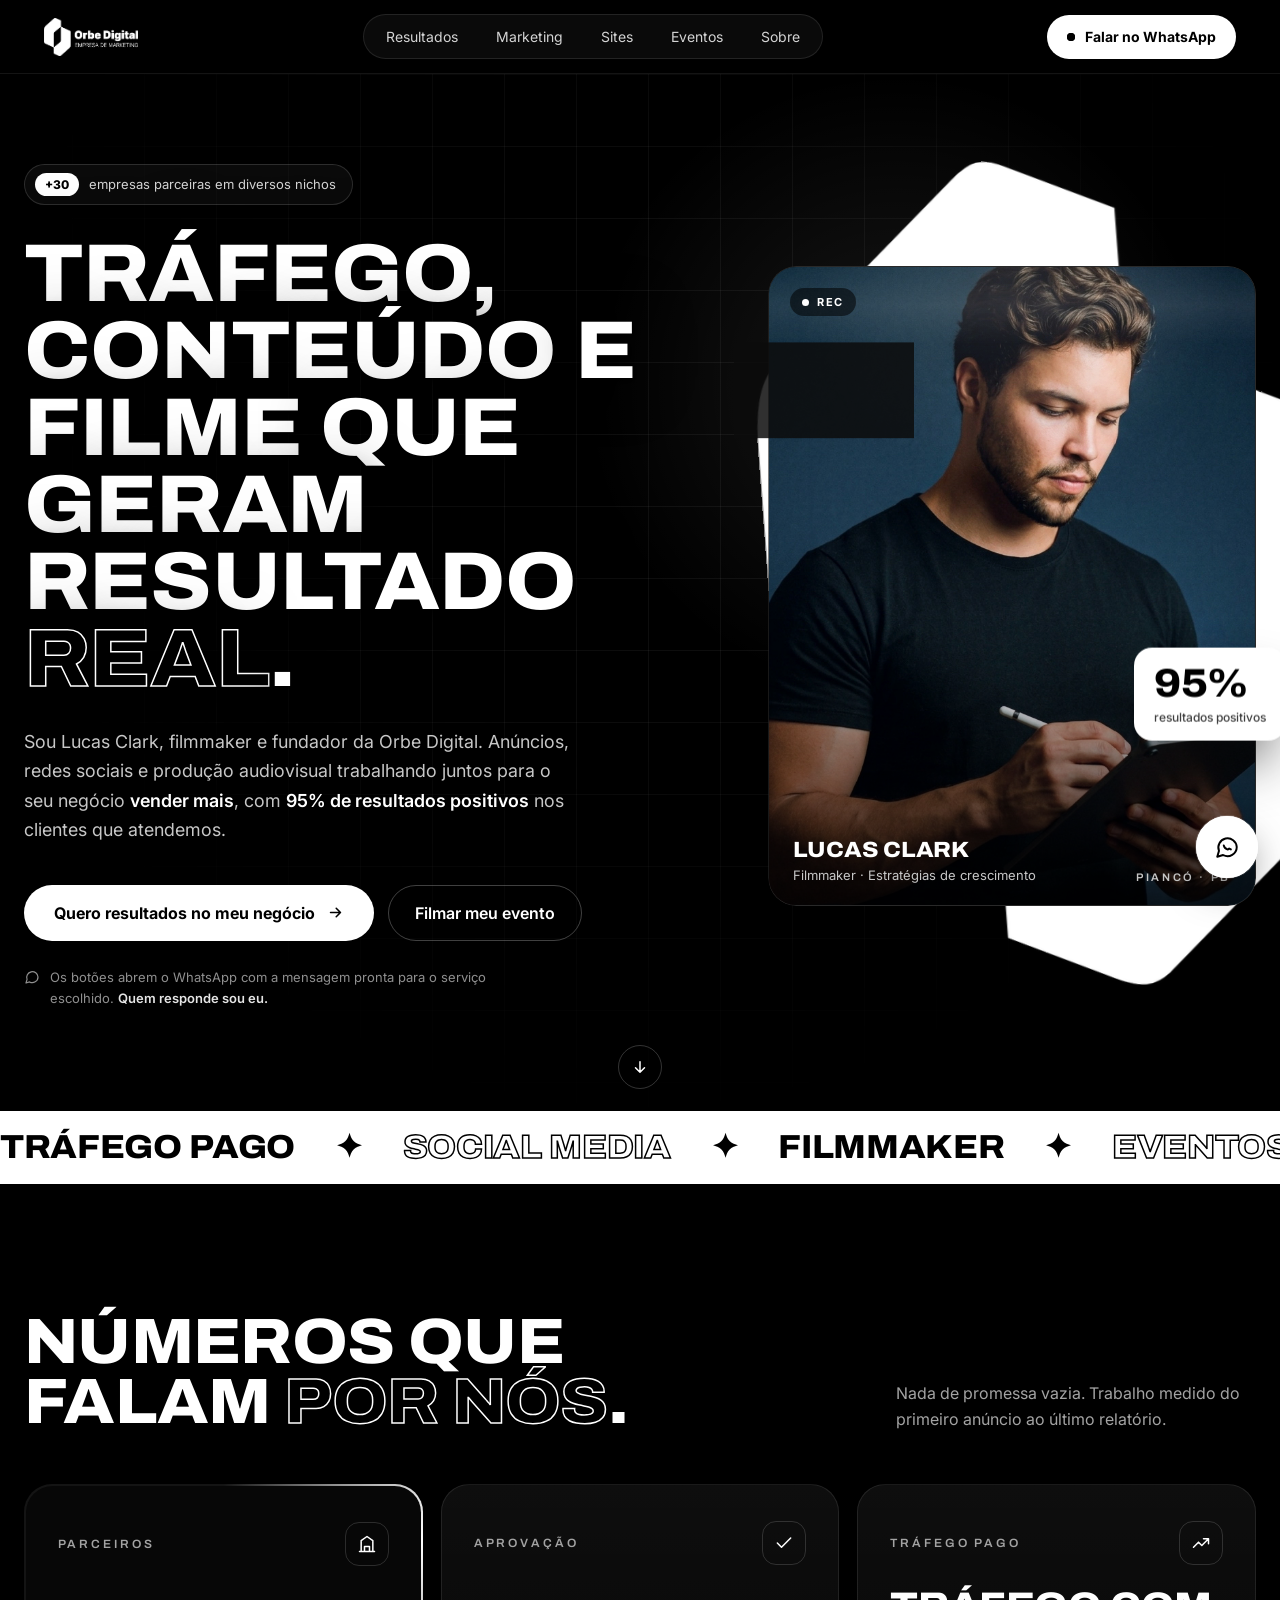
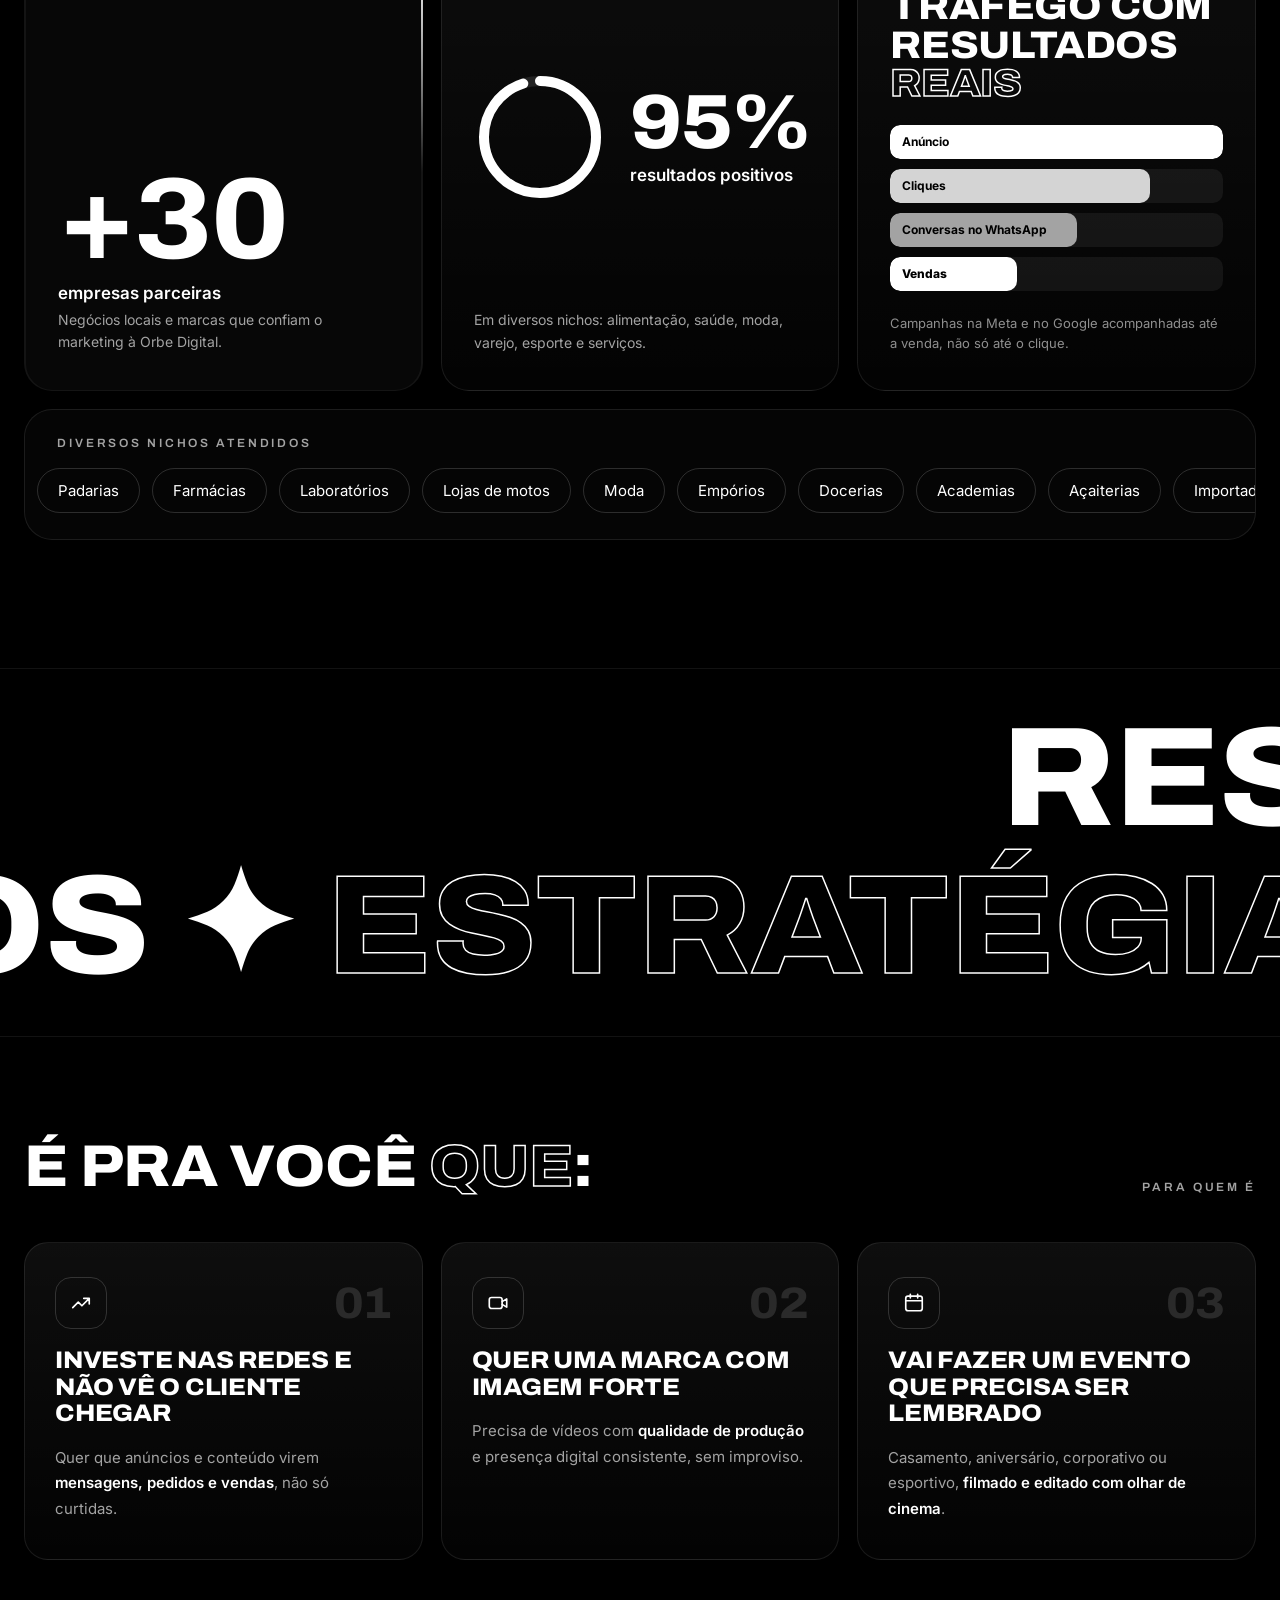
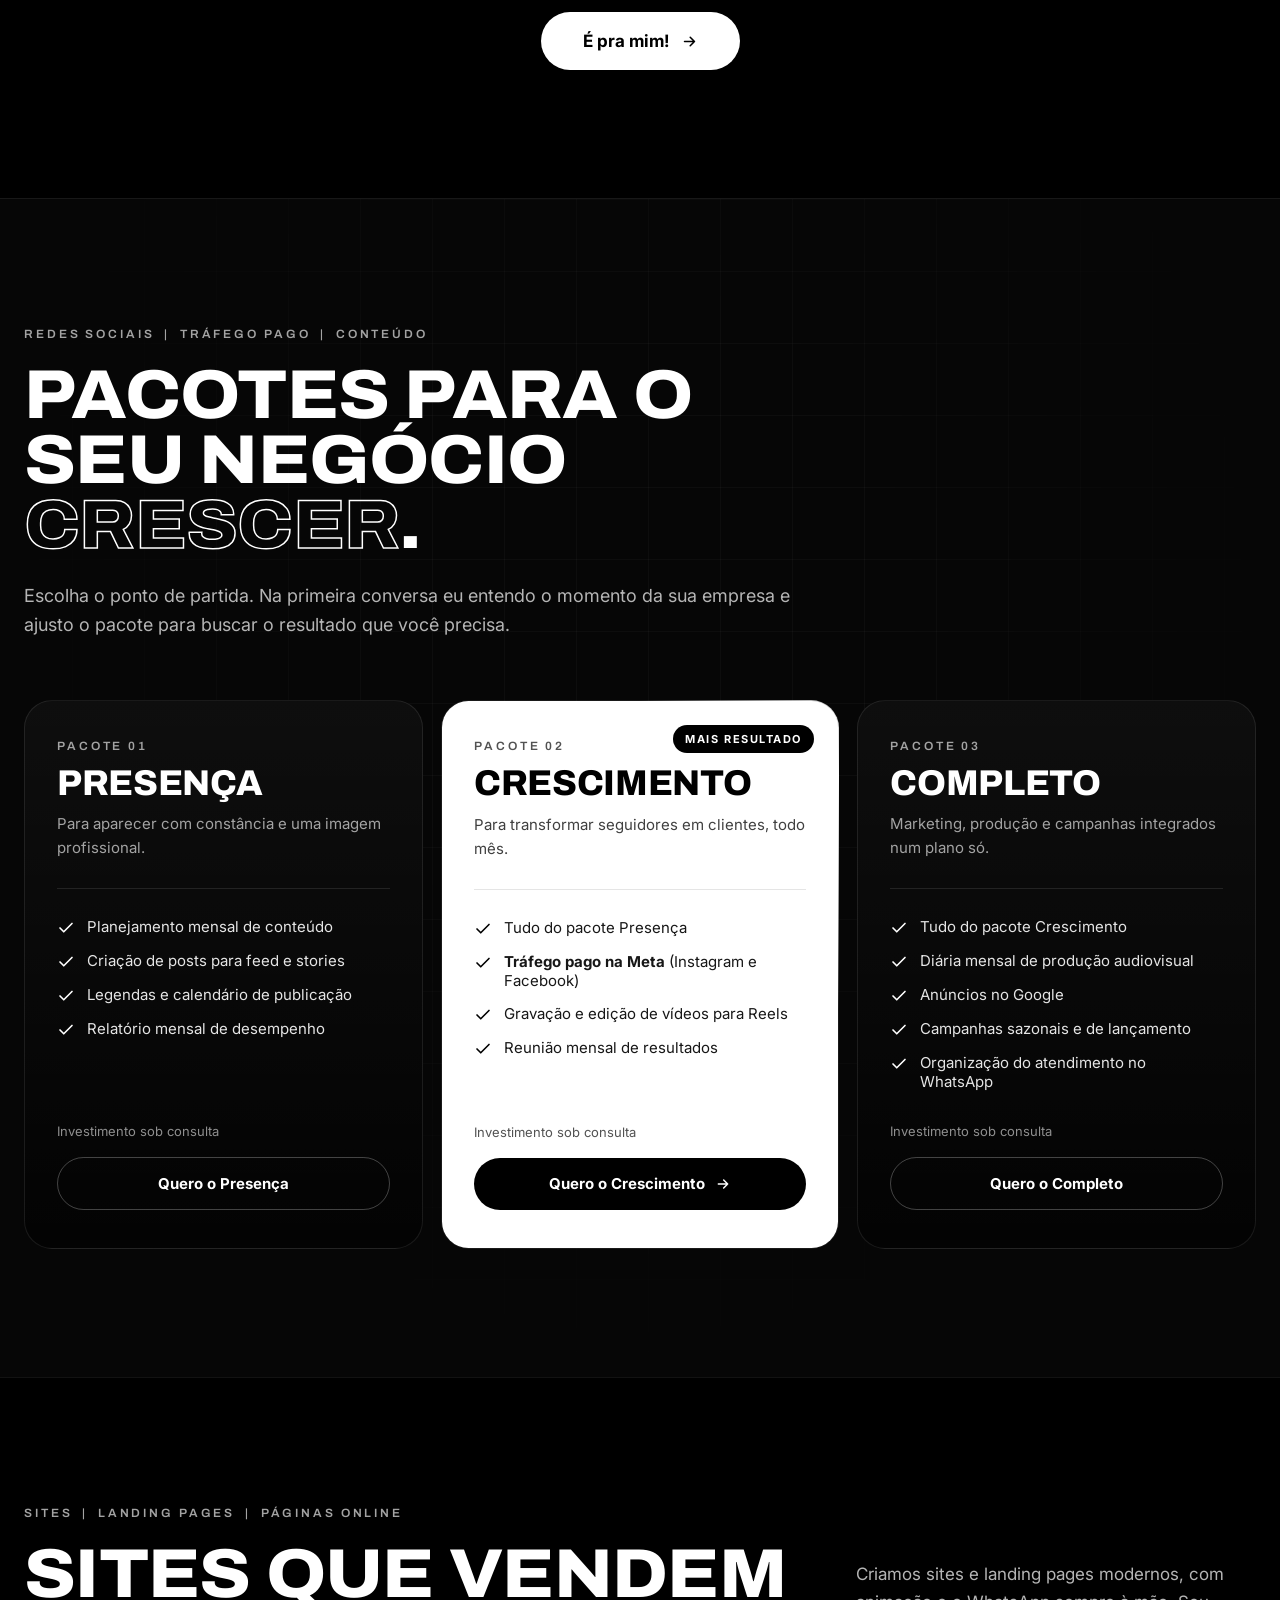
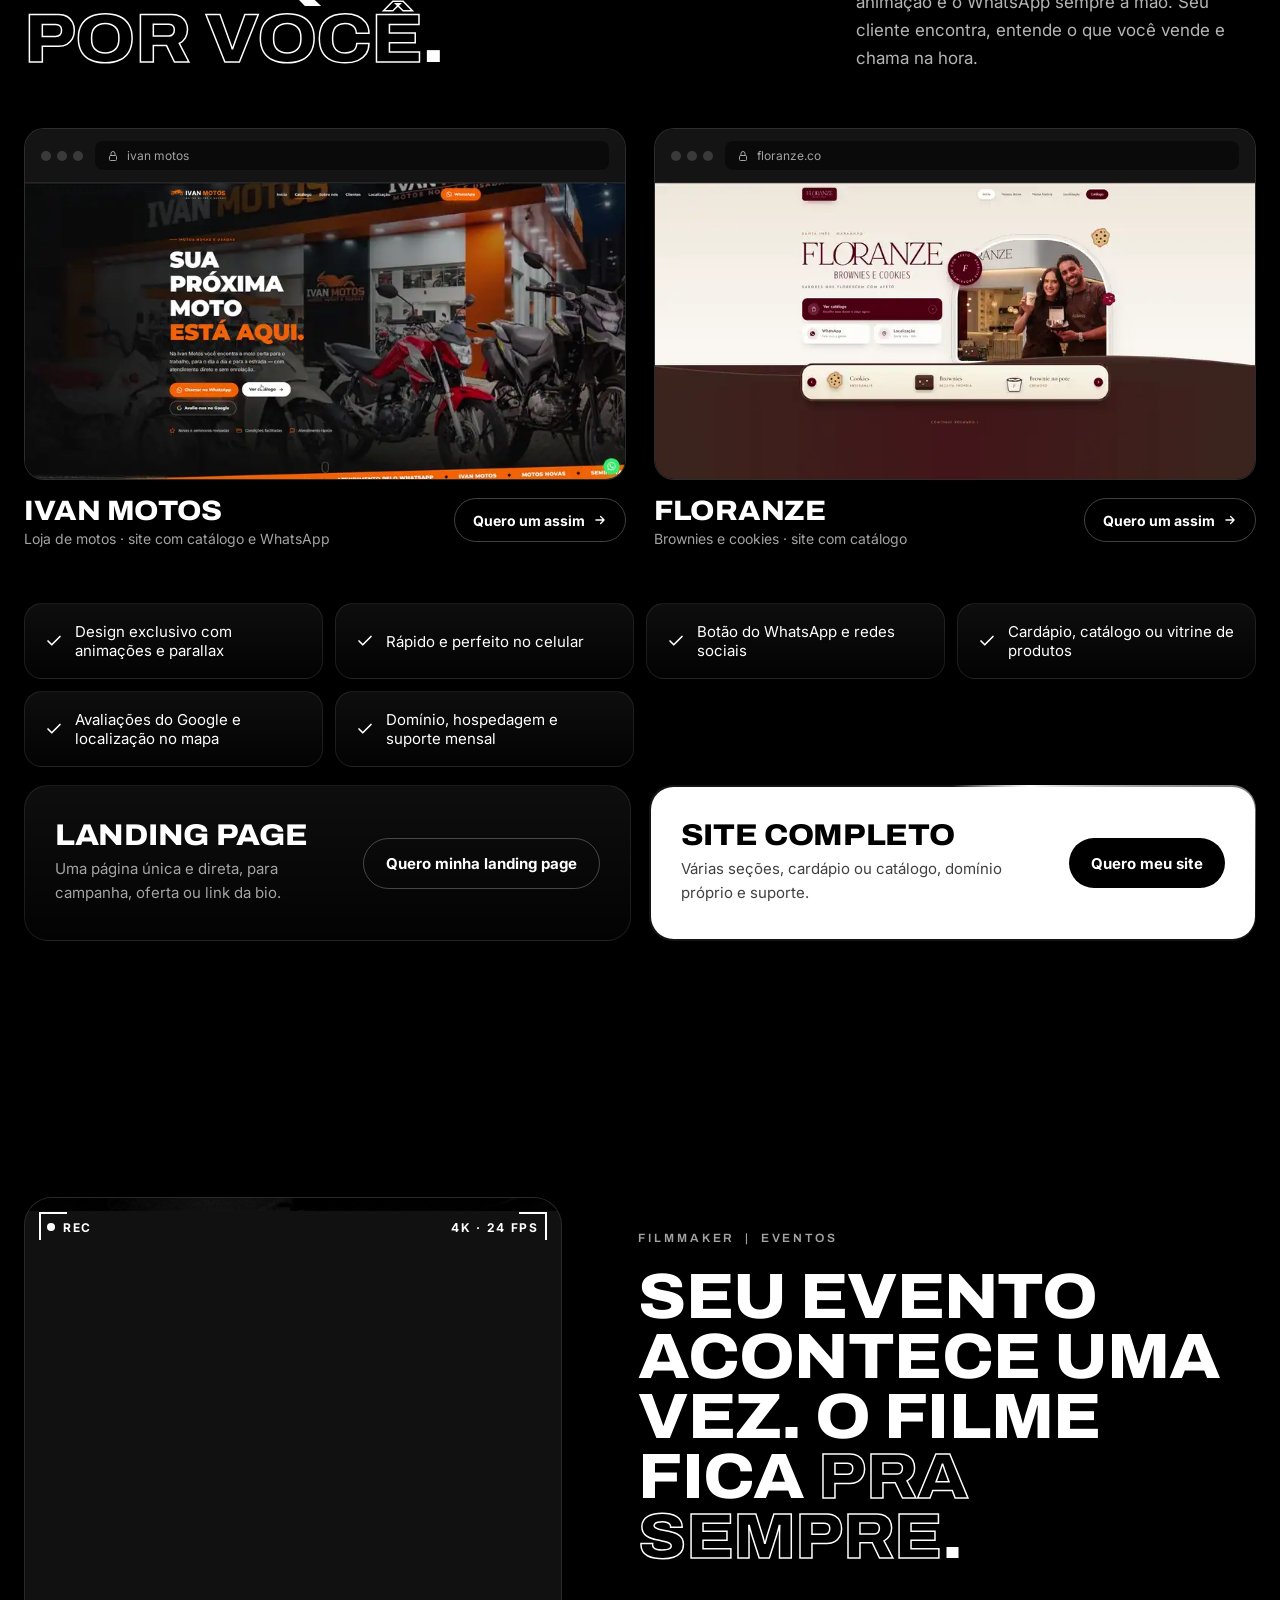
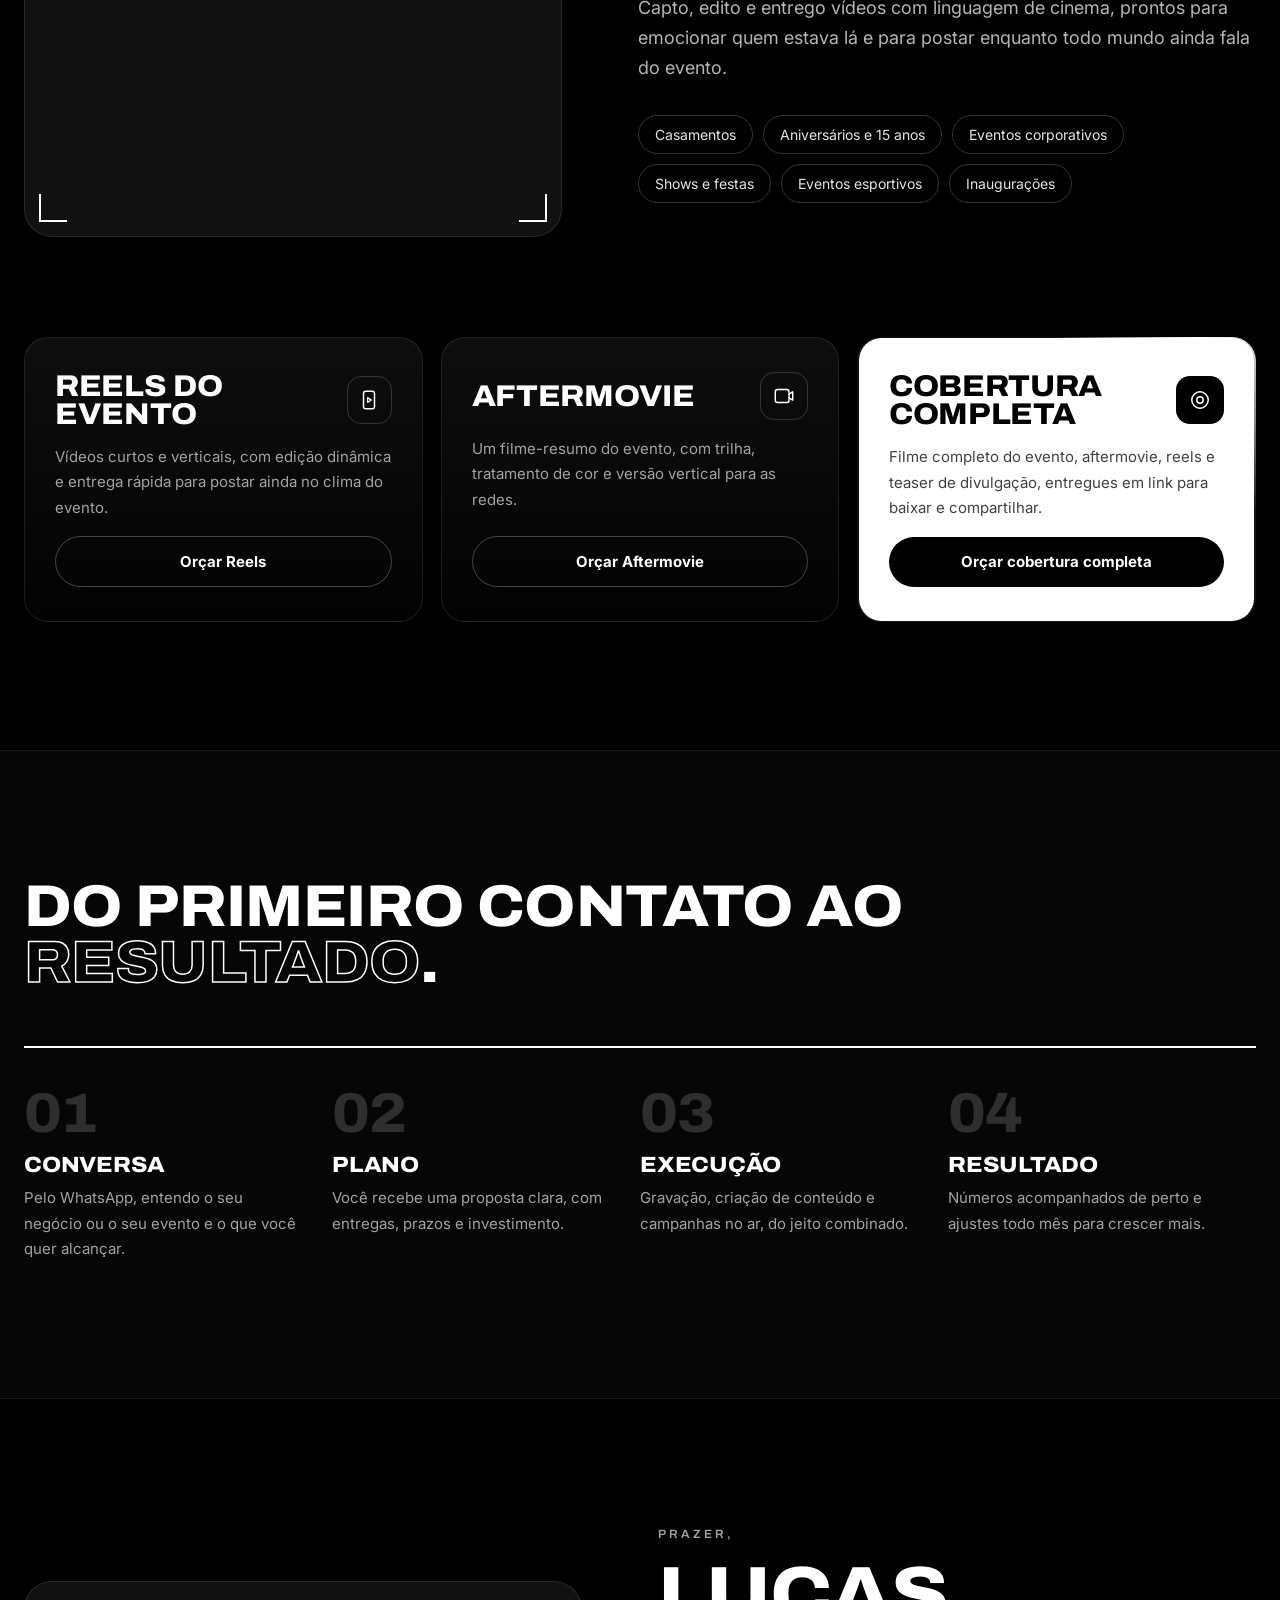
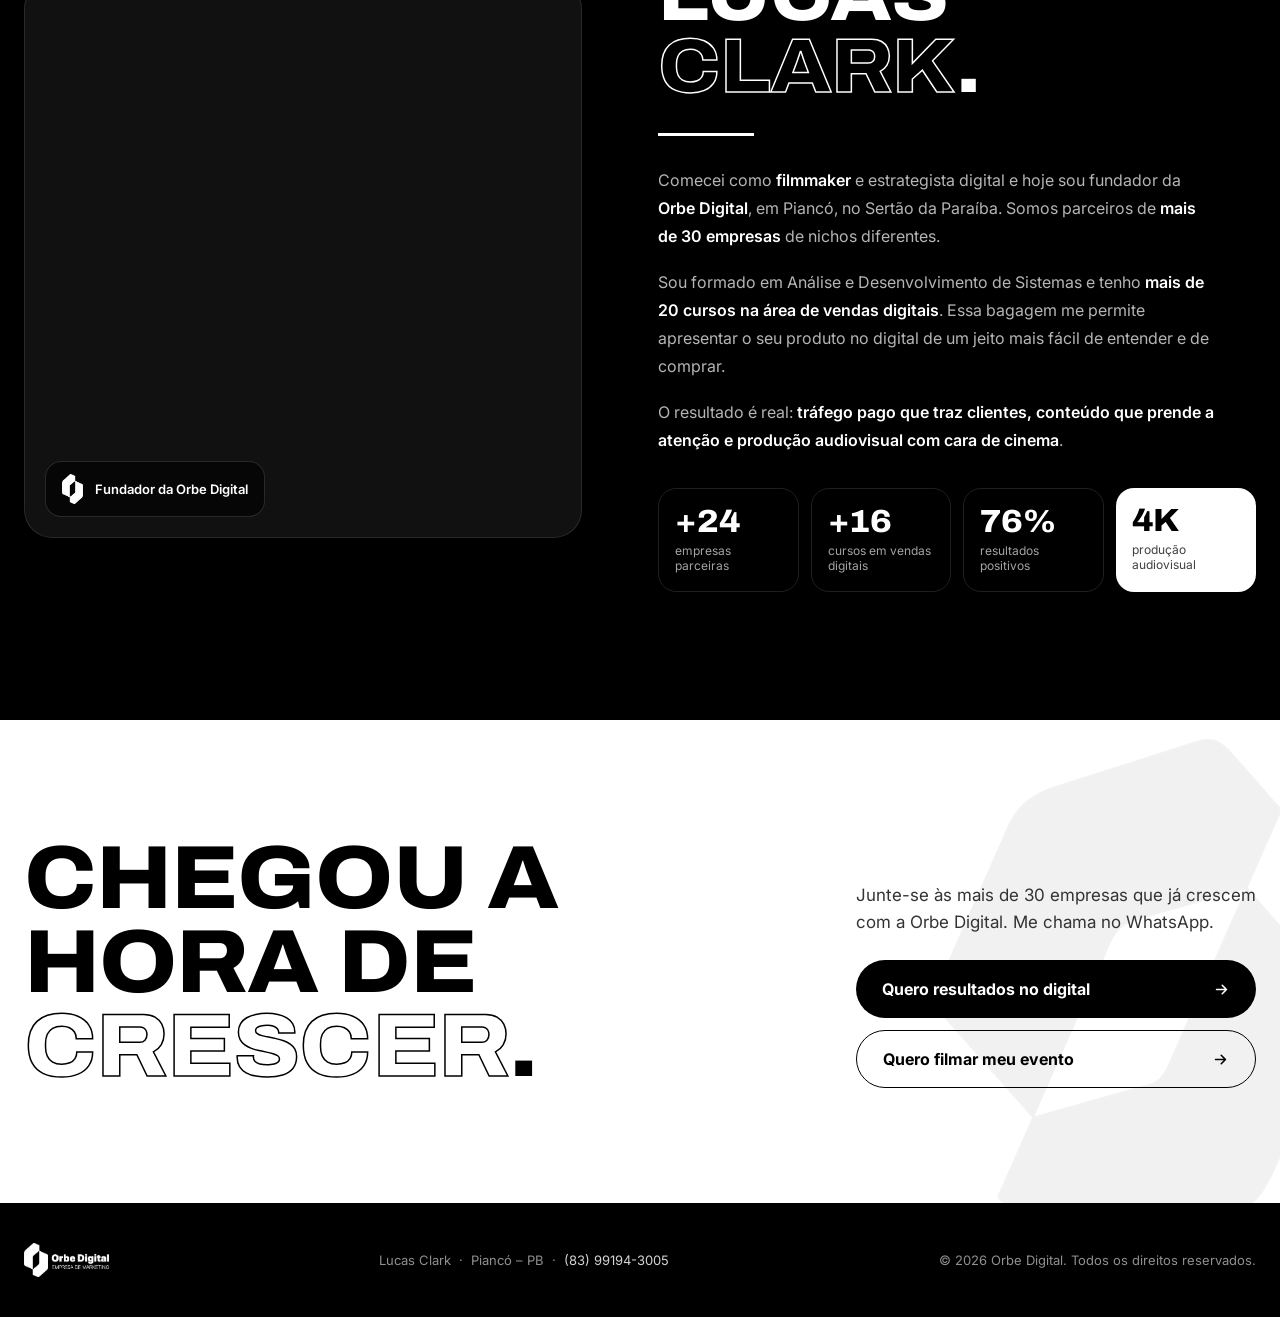
<file: index.html>
<!doctype html>
<html lang="pt-BR">
<head>
<meta charset="utf-8">
<meta name="viewport" content="width=device-width, initial-scale=1">
<title>Orbe Digital — Marketing com resultado e Filmmaker para Eventos</title>
<meta name="description" content="Orbe Digital: marketing com resultado, tráfego pago, sites e filmagem para eventos com Lucas Clark.">
<meta name="theme-color" content="#000000">
<link rel="icon" type="image/png" href="assets/img/simbolo-orbe.png">
<link rel="preconnect" href="https://fonts.googleapis.com">
<link rel="stylesheet" href="https://fonts.googleapis.com/css2?family=Archivo:wdth,wght@62..125,500..900&amp;family=Inter:wght@400;500;600;700&amp;display=swap">
<link rel="stylesheet" href="css/style.css">
<script src="js/main.js" defer></script>
</head>
<body>

<div data-ref="root" style="width: 100%; min-height: 100vh; background: #000; color: #fff; font-family: Inter, system-ui, sans-serif; overflow-x: hidden; position: relative">

<header style="position: sticky; top: 0; z-index: 50; background: rgba(0,0,0,0.7); backdrop-filter: blur(16px); -webkit-backdrop-filter: blur(16px); border-bottom: 1px solid rgba(255,255,255,0.08)">
<div style="max-width: 1240px; margin: 0 auto; padding: 14px 24px; display: flex; align-items: center; justify-content: space-between; gap: 16px; flex-wrap: wrap">
<a href="#topo" aria-label="Orbe Digital, início" style="display: flex; align-items: center">
<img src="assets/img/logo-orbe-digital.png" alt="Orbe Digital, empresa de marketing" style="height: 38px; width: auto; display: block">
</a>
<nav aria-label="Seções" class="hide-sm" style="display: flex; gap: 2px; background: rgba(255,255,255,0.04); border: 1px solid rgba(255,255,255,0.1); border-radius: 999px; padding: 4px">
<a href="#resultados" style="padding: 9px 18px; border-radius: 999px; font-size: 14px; color: #d4d4d4">Resultados</a>
<a href="#marketing" style="padding: 9px 18px; border-radius: 999px; font-size: 14px; color: #d4d4d4">Marketing</a>
<a href="#sites" style="padding: 9px 18px; border-radius: 999px; font-size: 14px; color: #d4d4d4">Sites</a>
<a href="#eventos" style="padding: 9px 18px; border-radius: 999px; font-size: 14px; color: #d4d4d4">Eventos</a>
<a href="#sobre" style="padding: 9px 18px; border-radius: 999px; font-size: 14px; color: #d4d4d4">Sobre</a>
</nav>
<a class="btn" href="https://wa.me/5583991943005?text=Ol%C3%A1%2C%20Lucas%21%20Vim%20pelo%20site%20da%20Orbe%20Digital%20e%20quero%20conversar%20sobre%20os%20seus%20servi%C3%A7os%20de%20marketing%20e%20filmagem." target="_blank" rel="noopener" style="display: inline-flex; align-items: center; gap: 10px; background: #fff; color: #000; padding: 12px 20px; border-radius: 999px; font-size: 14px; font-weight: 700; min-height: 44px">
<span style="position: relative; width: 8px; height: 8px; display: block"><span class="ping" style="position: absolute; inset: 0; border-radius: 50%; background: #000; display: block"></span><span style="position: absolute; inset: 0; border-radius: 50%; background: #000; display: block"></span></span>
Falar no WhatsApp</a>
</div>
<div aria-hidden="true" style="position: absolute; left: 0; right: 0; bottom: -1px; height: 2px; background: #fff; transform-origin: left; transform: scaleX(var(--prog))"></div>
</header>

<section id="topo" data-ref="hero" data-spot style="position: relative; padding: clamp(56px, 7vw, 100px) 24px clamp(72px, 8vw, 120px); overflow: hidden">
<div aria-hidden="true" class="gridbg" style="position: absolute; inset: 0; pointer-events: none"></div>
<div aria-hidden="true" style="position: absolute; inset: 0; pointer-events: none; background: radial-gradient(520px circle at var(--spot), rgba(255,255,255,0.09), transparent 60%); transition: background .15s"></div>
<div aria-hidden="true" class="fade" style="position: absolute; right: -6vw; top: 40px; width: 46vw; max-width: 720px; opacity: 0.06; pointer-events: none; transform: var(--px-mark)">
<img src="assets/img/simbolo-orbe.png" alt="" style="width: 100%; display: block">
</div>
<div style="position: relative; max-width: 1240px; margin: 0 auto; display: flex; flex-wrap: wrap; align-items: center; gap: clamp(40px, 6vw, 80px)">

<div style="flex: 1 1 560px; min-width: 0">
<div class="in" style="display: inline-flex; align-items: center; gap: 10px; border: 1px solid rgba(255,255,255,0.14); background: rgba(255,255,255,0.04); border-radius: 999px; padding: 8px 16px 8px 10px; margin-bottom: 30px">
<span style="background: #fff; color: #000; border-radius: 999px; padding: 4px 10px; font-size: 12px; font-weight: 800">+30</span>
<span style="font-size: 13px; color: #d4d4d4">empresas parceiras em diversos nichos</span>
</div>
<h1 class="h" style="margin: 0; font-size: clamp(46px, 6.4vw, 96px); text-shadow: 0 2px 6px rgba(0,0,0,0.9), 0 6px 30px rgba(0,0,0,0.85), 0 0 60px rgba(0,0,0,0.6)"><span class="w"><span class="wi" style="animation-delay: .10s">Tráfego,</span></span> <span class="w"><span class="wi" style="animation-delay: .18s">conteúdo</span></span> <span class="w"><span class="wi" style="animation-delay: .26s">e</span></span> <span class="w"><span class="wi" style="animation-delay: .34s">filme</span></span> <span class="w"><span class="wi" style="animation-delay: .42s">que</span></span> <span class="w"><span class="wi" style="animation-delay: .50s">geram</span></span> <span class="w"><span class="wi" style="animation-delay: .58s">resultado</span></span> <span class="w"><span class="wi o" style="animation-delay: .70s">real</span></span><span class="w"><span class="wi" style="animation-delay: .78s">.</span></span></h1>
<p class="in d4" style="margin: 30px 0 0; max-width: 560px; font-size: clamp(17px, 1.4vw, 19px); line-height: 1.65; color: #c7c7c7; text-shadow: 0 1px 3px rgba(0,0,0,0.95), 0 4px 18px rgba(0,0,0,0.85)">Sou Lucas Clark, filmmaker e fundador da Orbe Digital. Anúncios, redes sociais e produção audiovisual trabalhando juntos para o seu negócio <strong style="color: #fff; font-weight: 600">vender mais</strong>, com <strong style="color: #fff; font-weight: 600">95% de resultados positivos</strong> nos clientes que atendemos.</p>
<div class="in d5" style="margin-top: 40px; display: flex; flex-wrap: wrap; align-items: center; gap: 14px">
<a class="btn" href="https://wa.me/5583991943005?text=Ol%C3%A1%2C%20Lucas%21%20Vim%20pelo%20site%20da%20Orbe%20Digital%20e%20quero%20resultados%20no%20meu%20neg%C3%B3cio.%20Quero%20saber%20mais%20sobre%20os%20pacotes%20de%20marketing%20e%20tr%C3%A1fego%20pago." target="_blank" rel="noopener" style="display: inline-flex; align-items: center; gap: 12px; background: #fff; color: #000; padding: 18px 30px; border-radius: 999px; font-size: 16px; font-weight: 700; min-height: 56px">Quero resultados no meu negócio <svg class="arr" width="17" height="17" viewBox="0 0 24 24" fill="none" stroke="currentColor" stroke-width="2.2" stroke-linecap="round" stroke-linejoin="round" aria-hidden="true"><path d="M5 12h14M13 6l6 6-6 6"></path></svg></a>
<a class="btn btn-ghost" href="#eventos" style="display: inline-flex; align-items: center; gap: 10px; background: transparent; color: #fff; padding: 17px 26px; border-radius: 999px; font-size: 16px; font-weight: 600; border: 1px solid rgba(255,255,255,0.25); min-height: 56px">Filmar meu evento</a>
</div>
<p class="in d4" style="margin: 26px 0 0; max-width: 480px; display: flex; gap: 10px; font-size: 13px; line-height: 1.6; color: #8f8f8f"><svg width="16" height="16" viewBox="0 0 24 24" fill="none" stroke="currentColor" stroke-width="1.8" stroke-linecap="round" stroke-linejoin="round" aria-hidden="true" style="flex: none; margin-top: 2px"><path d="M21 12a8.5 8.5 0 0 1-12.6 7.4L3 21l1.6-5.4A8.5 8.5 0 1 1 21 12z"></path></svg><span>Os botões abrem o WhatsApp com a mensagem pronta para o serviço escolhido. <strong style="color: #e5e5e5; font-weight: 600">Quem responde sou eu.</strong></span></p>
</div>

<div data-tilt style="flex: 1 1 380px; min-width: 0; max-width: 500px; position: relative; perspective: 1100px">
<div style="position: relative; transform: rotateX(calc(var(--tilt-x) * 1deg)) rotateY(calc(var(--tilt-y) * 1deg)); transform-style: preserve-3d; transition: transform .35s cubic-bezier(.2,.7,.2,1)">
<div class="zoom clipload" style="position: relative; height: clamp(460px, 50vw, 640px); border-radius: 28px; overflow: hidden; background: #111; border: 1px solid rgba(255,255,255,0.1)">
<div style="position: absolute; left: 0; right: 0; top: -14%; bottom: -14%; transform: var(--px-hero); will-change: transform">
<img src="assets/img/lucas-roteiro.jpg" alt="Lucas Clark, filmmaker, planejando um roteiro no tablet" style="width: 100%; height: 100%; object-fit: cover; object-position: 50% 22%; display: block">
</div>
<div aria-hidden="true" class="scan" style="position: absolute; left: 0; right: 0; top: 0; height: 12%; background: linear-gradient(180deg, transparent, rgba(255,255,255,0.07), transparent); pointer-events: none"></div>
<div style="position: absolute; inset: 0; background: linear-gradient(180deg, rgba(0,0,0,0) 55%, rgba(0,0,0,0.8) 100%)"></div>
<div aria-hidden="true" style="position: absolute; inset: 0; pointer-events: none; background: radial-gradient(400px circle at var(--tilt-glare), rgba(255,255,255,0.14), transparent 55%)"></div>
<div style="position: absolute; left: 24px; bottom: 22px; right: 24px; display: flex; justify-content: space-between; align-items: flex-end; gap: 12px">
<div>
<p class="h" style="margin: 0; font-size: 22px; line-height: 1">Lucas Clark</p>
<p style="margin: 6px 0 0; font-size: 13px; color: #c7c7c7">Filmmaker · Estratégias de crescimento</p>
</div>
<span class="lbl" style="font-size: 11px; color: #c7c7c7">Piancó · PB</span>
</div>
</div>
<div style="position: absolute; left: -34px; top: 48px; transform: var(--px-chip1)">
<div class="float" style="background: rgba(12,12,12,0.85); backdrop-filter: blur(12px); -webkit-backdrop-filter: blur(12px); border: 1px solid rgba(255,255,255,0.14); border-radius: 18px; padding: 16px 20px; min-width: 180px">
<p class="h" style="margin: 0; font-size: 40px; line-height: 1">+<span data-count="n30">30</span></p>
<p style="margin: 6px 0 0; font-size: 12px; color: #b5b5b5">empresas parceiras</p>
</div>
</div>
<div class="hide-sm" style="position: absolute; right: -30px; bottom: 120px; transform: var(--px-chip2)">
<div class="float" style="background: #fff; color: #000; border-radius: 18px; padding: 16px 20px; box-shadow: 0 30px 60px -20px rgba(0,0,0,.85); animation-delay: -2.5s">
<p class="h" style="margin: 0; font-size: 40px; line-height: 1"><span data-count="n95">95</span>%</p>
<p style="margin: 6px 0 0; font-size: 12px; color: #404040; font-weight: 500">resultados positivos</p>
</div>
</div>
<div style="position: absolute; left: 22px; top: 22px; display: flex; align-items: center; gap: 8px; background: rgba(0,0,0,0.55); border-radius: 999px; padding: 7px 12px; font-size: 11px; letter-spacing: .14em; font-weight: 700" class="hide-sm">
<span class="rec" style="width: 7px; height: 7px; border-radius: 50%; background: #fff; display: block"></span>REC
</div>
</div>
</div>

</div>
<a href="#resultados" aria-label="Rolar para os resultados" class="hide-sm" style="position: absolute; left: 50%; bottom: 22px; margin-left: -22px; width: 44px; height: 44px; border-radius: 50%; border: 1px solid rgba(255,255,255,0.2); display: flex; align-items: center; justify-content: center">
<svg class="bob" width="18" height="18" viewBox="0 0 24 24" fill="none" stroke="currentColor" stroke-width="2" stroke-linecap="round" stroke-linejoin="round" aria-hidden="true"><path d="M12 5v14M6 13l6 6 6-6"></path></svg>
</a>
</section>

<div aria-hidden="true" style="border-top: 1px solid rgba(255,255,255,0.08); border-bottom: 1px solid rgba(255,255,255,0.08); overflow: hidden; padding: 20px 0; background: #fff; color: #000">
<div class="mq h" style="display: flex; width: max-content; gap: 40px; font-size: clamp(22px, 2.6vw, 34px); white-space: nowrap; align-items: center">
<span>Tráfego pago</span><span>✦</span><span class="o-dark">Social media</span><span>✦</span><span>Filmmaker</span><span>✦</span><span class="o-dark">Eventos</span><span>✦</span><span>Resultados reais</span><span>✦</span><span class="o-dark">Estratégia</span><span>✦</span>
<span>Tráfego pago</span><span>✦</span><span class="o-dark">Social media</span><span>✦</span><span>Filmmaker</span><span>✦</span><span class="o-dark">Eventos</span><span>✦</span><span>Resultados reais</span><span>✦</span><span class="o-dark">Estratégia</span><span>✦</span>
</div>
</div>

<section id="resultados" data-ref="stats" style="padding: clamp(80px, 10vw, 140px) 24px; position: relative">
<div style="max-width: 1240px; margin: 0 auto">
<div class="rv" style="display: flex; flex-wrap: wrap; justify-content: space-between; align-items: flex-end; gap: 24px; margin-bottom: 52px">
<h2 class="h" style="margin: 0; font-size: clamp(38px, 5vw, 72px); max-width: 760px">Números que falam <span class="o">por nós</span>.</h2>
<p style="margin: 0; max-width: 360px; font-size: 16px; line-height: 1.6; color: #a3a3a3">Nada de promessa vazia. Trabalho medido do primeiro anúncio ao último relatório.</p>
</div>

<div style="display: grid; grid-template-columns: repeat(auto-fit, minmax(290px, 1fr)); gap: 18px">

<div class="gb rv" style="border-radius: 28px; grid-column: span 1">
<div class="card" style="height: 100%; border-radius: 26.5px; background: #070707; padding: 36px 32px; display: flex; flex-direction: column; justify-content: space-between; gap: 40px; min-height: 300px">
<div style="display: flex; justify-content: space-between; align-items: center">
<span class="lbl" style="color: #a3a3a3">Parceiros</span>
<span class="ico" style="width: 44px; height: 44px; border-radius: 14px; border: 1px solid rgba(255,255,255,0.15); display: flex; align-items: center; justify-content: center"><svg width="20" height="20" viewBox="0 0 24 24" fill="none" stroke="currentColor" stroke-width="1.8" stroke-linecap="round" stroke-linejoin="round" aria-hidden="true"><path d="M3 21h18M5 21V8l7-5 7 5v13M9 21v-6h6v6"></path></svg></span>
</div>
<div>
<p class="h" style="margin: 0; font-size: clamp(80px, 9vw, 128px); line-height: .85">+<span data-count="n30">30</span></p>
<p style="margin: 14px 0 0; font-size: 17px; font-weight: 600">empresas parceiras</p>
<p style="margin: 6px 0 0; font-size: 14px; line-height: 1.6; color: #a3a3a3">Negócios locais e marcas que confiam o marketing à Orbe Digital.</p>
</div>
</div>
</div>

<div class="card glass rv" style="border-radius: 28px; padding: 36px 32px; display: flex; flex-direction: column; justify-content: space-between; gap: 28px; min-height: 300px">
<div style="display: flex; justify-content: space-between; align-items: center">
<span class="lbl" style="color: #a3a3a3">Aprovação</span>
<span class="ico" style="width: 44px; height: 44px; border-radius: 14px; border: 1px solid rgba(255,255,255,0.15); display: flex; align-items: center; justify-content: center"><svg width="20" height="20" viewBox="0 0 24 24" fill="none" stroke="currentColor" stroke-width="1.8" stroke-linecap="round" stroke-linejoin="round" aria-hidden="true"><path d="M20 6L9 17l-5-5"></path></svg></span>
</div>
<div style="display: flex; align-items: center; gap: 24px">
<svg width="132" height="132" viewBox="0 0 132 132" role="img" aria-label="95% de resultados positivos" style="flex: none; transform: rotate(-90deg)">
<circle cx="66" cy="66" r="56" fill="none" stroke="rgba(255,255,255,0.1)" stroke-width="10"></circle>
<circle cx="66" cy="66" r="56" fill="none" stroke="#fff" stroke-width="10" stroke-linecap="round" stroke-dasharray="351.86" style="stroke-dashoffset: var(--ring)"></circle>
</svg>
<div>
<p class="h" style="margin: 0; font-size: clamp(56px, 6vw, 80px); line-height: .85"><span data-count="n95">95</span>%</p>
<p style="margin: 10px 0 0; font-size: 17px; font-weight: 600">resultados positivos</p>
</div>
</div>
<p style="margin: 0; font-size: 14px; line-height: 1.6; color: #a3a3a3">Em diversos nichos: alimentação, saúde, moda, varejo, esporte e serviços.</p>
</div>

<div class="card glass rv" style="border-radius: 28px; padding: 36px 32px; display: flex; flex-direction: column; gap: 22px; min-height: 300px">
<div style="display: flex; justify-content: space-between; align-items: center">
<span class="lbl" style="color: #a3a3a3">Tráfego pago</span>
<span class="ico" style="width: 44px; height: 44px; border-radius: 14px; border: 1px solid rgba(255,255,255,0.15); display: flex; align-items: center; justify-content: center"><svg width="20" height="20" viewBox="0 0 24 24" fill="none" stroke="currentColor" stroke-width="1.8" stroke-linecap="round" stroke-linejoin="round" aria-hidden="true"><path d="M3 17l6-6 4 4 8-8M15 7h6v6"></path></svg></span>
</div>
<p class="h" style="margin: 0; font-size: clamp(30px, 3vw, 40px); line-height: 1">Tráfego com resultados <span class="o">reais</span></p>
<div style="display: flex; flex-direction: column; gap: 10px">
<div style="display: flex; align-items: center; gap: 12px"><div style="flex: 1; height: 34px; border-radius: 10px; background: rgba(255,255,255,0.06); overflow: hidden"><div style="height: 100%; width: var(--f-a); background: #fff; border-radius: 10px; display: flex; align-items: center; padding-left: 12px; color: #000; font-size: 12px; font-weight: 700; white-space: nowrap; transition: width .2s">Anúncio</div></div></div>
<div style="display: flex; align-items: center; gap: 12px"><div style="flex: 1; height: 34px; border-radius: 10px; background: rgba(255,255,255,0.06); overflow: hidden"><div style="height: 100%; width: var(--f-b); background: #d4d4d4; border-radius: 10px; display: flex; align-items: center; padding-left: 12px; color: #000; font-size: 12px; font-weight: 700; white-space: nowrap">Cliques</div></div></div>
<div style="display: flex; align-items: center; gap: 12px"><div style="flex: 1; height: 34px; border-radius: 10px; background: rgba(255,255,255,0.06); overflow: hidden"><div style="height: 100%; width: var(--f-c); background: #a3a3a3; border-radius: 10px; display: flex; align-items: center; padding-left: 12px; color: #000; font-size: 12px; font-weight: 700; white-space: nowrap">Conversas no WhatsApp</div></div></div>
<div style="display: flex; align-items: center; gap: 12px"><div style="flex: 1; height: 34px; border-radius: 10px; background: rgba(255,255,255,0.06); overflow: hidden"><div style="height: 100%; width: var(--f-d); background: #fff; border-radius: 10px; display: flex; align-items: center; padding-left: 12px; color: #000; font-size: 12px; font-weight: 800; white-space: nowrap">Vendas</div></div></div>
</div>
<p style="margin: 0; font-size: 13px; line-height: 1.6; color: #8f8f8f">Campanhas na Meta e no Google acompanhadas até a venda, não só até o clique.</p>
</div>

</div>

<div class="rv" style="margin-top: 18px; border-radius: 28px; border: 1px solid rgba(255,255,255,0.09); overflow: hidden; padding: 26px 0; background: rgba(255,255,255,0.02)">
<p class="lbl" style="margin: 0 0 18px; padding: 0 32px; color: #a3a3a3">Diversos nichos atendidos</p>
<div aria-hidden="true" style="overflow: hidden">
<div class="mq-r" style="display: flex; width: max-content; gap: 12px; padding-left: 12px">
<span style="border: 1px solid rgba(255,255,255,0.16); border-radius: 999px; padding: 12px 20px; font-size: 15px; white-space: nowrap">Padarias</span><span style="border: 1px solid rgba(255,255,255,0.16); border-radius: 999px; padding: 12px 20px; font-size: 15px; white-space: nowrap">Farmácias</span><span style="border: 1px solid rgba(255,255,255,0.16); border-radius: 999px; padding: 12px 20px; font-size: 15px; white-space: nowrap">Laboratórios</span><span style="border: 1px solid rgba(255,255,255,0.16); border-radius: 999px; padding: 12px 20px; font-size: 15px; white-space: nowrap">Lojas de motos</span><span style="border: 1px solid rgba(255,255,255,0.16); border-radius: 999px; padding: 12px 20px; font-size: 15px; white-space: nowrap">Moda</span><span style="border: 1px solid rgba(255,255,255,0.16); border-radius: 999px; padding: 12px 20px; font-size: 15px; white-space: nowrap">Empórios</span><span style="border: 1px solid rgba(255,255,255,0.16); border-radius: 999px; padding: 12px 20px; font-size: 15px; white-space: nowrap">Docerias</span><span style="border: 1px solid rgba(255,255,255,0.16); border-radius: 999px; padding: 12px 20px; font-size: 15px; white-space: nowrap">Academias</span><span style="border: 1px solid rgba(255,255,255,0.16); border-radius: 999px; padding: 12px 20px; font-size: 15px; white-space: nowrap">Açaiterias</span><span style="border: 1px solid rgba(255,255,255,0.16); border-radius: 999px; padding: 12px 20px; font-size: 15px; white-space: nowrap">Importados</span>
<span style="border: 1px solid rgba(255,255,255,0.16); border-radius: 999px; padding: 12px 20px; font-size: 15px; white-space: nowrap">Padarias</span><span style="border: 1px solid rgba(255,255,255,0.16); border-radius: 999px; padding: 12px 20px; font-size: 15px; white-space: nowrap">Farmácias</span><span style="border: 1px solid rgba(255,255,255,0.16); border-radius: 999px; padding: 12px 20px; font-size: 15px; white-space: nowrap">Laboratórios</span><span style="border: 1px solid rgba(255,255,255,0.16); border-radius: 999px; padding: 12px 20px; font-size: 15px; white-space: nowrap">Lojas de motos</span><span style="border: 1px solid rgba(255,255,255,0.16); border-radius: 999px; padding: 12px 20px; font-size: 15px; white-space: nowrap">Moda</span><span style="border: 1px solid rgba(255,255,255,0.16); border-radius: 999px; padding: 12px 20px; font-size: 15px; white-space: nowrap">Empórios</span><span style="border: 1px solid rgba(255,255,255,0.16); border-radius: 999px; padding: 12px 20px; font-size: 15px; white-space: nowrap">Docerias</span><span style="border: 1px solid rgba(255,255,255,0.16); border-radius: 999px; padding: 12px 20px; font-size: 15px; white-space: nowrap">Academias</span><span style="border: 1px solid rgba(255,255,255,0.16); border-radius: 999px; padding: 12px 20px; font-size: 15px; white-space: nowrap">Açaiterias</span><span style="border: 1px solid rgba(255,255,255,0.16); border-radius: 999px; padding: 12px 20px; font-size: 15px; white-space: nowrap">Importados</span>
</div>
</div>
</div>
</div>
</section>

<div data-ref="big" aria-hidden="true" style="overflow: hidden; padding: clamp(20px, 3vw, 40px) 0; border-top: 1px solid rgba(255,255,255,0.07); border-bottom: 1px solid rgba(255,255,255,0.07)">
<div class="h" style="white-space: nowrap; font-size: clamp(64px, 11vw, 170px); line-height: 1; transform: var(--px-big1); will-change: transform">Resultados <span class="o">reais</span> ✦ Tráfego <span class="o">pago</span> ✦ Filmmaker ✦ Resultados <span class="o">reais</span></div>
<div class="h" style="white-space: nowrap; font-size: clamp(64px, 11vw, 170px); line-height: 1; margin-top: 8px; transform: var(--px-big2); will-change: transform"><span class="o">Conteúdo</span> ✦ Eventos ✦ <span class="o">Estratégia</span> ✦ +30 empresas ✦ <span class="o">Conteúdo</span></div>
</div>

<section style="padding: clamp(60px, 8vw, 110px) 24px clamp(80px, 10vw, 140px)">
<div style="max-width: 1240px; margin: 0 auto">
<div class="rv" style="display: flex; flex-wrap: wrap; justify-content: space-between; align-items: flex-end; gap: 24px; margin-bottom: 48px">
<h2 class="h" style="margin: 0; font-size: clamp(36px, 4.6vw, 64px); max-width: 720px">É pra você <span class="o">que</span>:</h2>
<span class="lbl" style="color: #a3a3a3">Para quem é</span>
</div>
<div style="display: grid; grid-template-columns: repeat(auto-fit, minmax(280px, 1fr)); gap: 18px">
<div class="card glass rv" style="border-radius: 24px; padding: 34px 30px 38px; display: flex; flex-direction: column; gap: 18px">
<div style="display: flex; justify-content: space-between; align-items: center"><span class="ico" style="width: 52px; height: 52px; border-radius: 16px; border: 1px solid rgba(255,255,255,0.16); display: flex; align-items: center; justify-content: center"><svg width="22" height="22" viewBox="0 0 24 24" fill="none" stroke="currentColor" stroke-width="1.8" stroke-linecap="round" stroke-linejoin="round" aria-hidden="true"><path d="M3 17l6-6 4 4 8-8M15 7h6v6"></path></svg></span><span class="h" style="font-size: 44px; color: #2a2a2a">01</span></div>
<h3 class="h" style="margin: 0; font-size: 24px; line-height: 1.1">Investe nas redes e não vê o cliente chegar</h3>
<p style="margin: 0; font-size: 15px; line-height: 1.7; color: #a3a3a3">Quer que anúncios e conteúdo virem <strong style="color: #fff; font-weight: 600">mensagens, pedidos e vendas</strong>, não só curtidas.</p>
</div>
<div class="card glass rv" style="border-radius: 24px; padding: 34px 30px 38px; display: flex; flex-direction: column; gap: 18px">
<div style="display: flex; justify-content: space-between; align-items: center"><span class="ico" style="width: 52px; height: 52px; border-radius: 16px; border: 1px solid rgba(255,255,255,0.16); display: flex; align-items: center; justify-content: center"><svg width="22" height="22" viewBox="0 0 24 24" fill="none" stroke="currentColor" stroke-width="1.8" stroke-linecap="round" stroke-linejoin="round" aria-hidden="true"><rect x="2.5" y="6" width="14" height="12" rx="2.5"></rect><path d="M16.5 10.5l5-3v9l-5-3"></path></svg></span><span class="h" style="font-size: 44px; color: #2a2a2a">02</span></div>
<h3 class="h" style="margin: 0; font-size: 24px; line-height: 1.1">Quer uma marca com imagem forte</h3>
<p style="margin: 0; font-size: 15px; line-height: 1.7; color: #a3a3a3">Precisa de vídeos com <strong style="color: #fff; font-weight: 600">qualidade de produção</strong> e presença digital consistente, sem improviso.</p>
</div>
<div class="card glass rv" style="border-radius: 24px; padding: 34px 30px 38px; display: flex; flex-direction: column; gap: 18px">
<div style="display: flex; justify-content: space-between; align-items: center"><span class="ico" style="width: 52px; height: 52px; border-radius: 16px; border: 1px solid rgba(255,255,255,0.16); display: flex; align-items: center; justify-content: center"><svg width="22" height="22" viewBox="0 0 24 24" fill="none" stroke="currentColor" stroke-width="1.8" stroke-linecap="round" stroke-linejoin="round" aria-hidden="true"><rect x="3" y="4.5" width="18" height="16" rx="2.5"></rect><path d="M3 9.5h18M8 2.5v4M16 2.5v4"></path></svg></span><span class="h" style="font-size: 44px; color: #2a2a2a">03</span></div>
<h3 class="h" style="margin: 0; font-size: 24px; line-height: 1.1">Vai fazer um evento que precisa ser lembrado</h3>
<p style="margin: 0; font-size: 15px; line-height: 1.7; color: #a3a3a3">Casamento, aniversário, corporativo ou esportivo, <strong style="color: #fff; font-weight: 600">filmado e editado com olhar de cinema</strong>.</p>
</div>
</div>
<div class="rv" style="display: flex; justify-content: center; margin-top: 52px">
<a class="btn" href="https://wa.me/5583991943005?text=Ol%C3%A1%2C%20Lucas%21%20Vim%20pelo%20site%20da%20Orbe%20Digital%20e%20quero%20conversar%20sobre%20os%20seus%20servi%C3%A7os%20de%20marketing%20e%20filmagem." target="_blank" rel="noopener" style="display: inline-flex; align-items: center; gap: 12px; background: #fff; color: #000; padding: 19px 42px; border-radius: 999px; font-size: 17px; font-weight: 700; min-height: 56px">É pra mim! <svg class="arr" width="17" height="17" viewBox="0 0 24 24" fill="none" stroke="currentColor" stroke-width="2.2" stroke-linecap="round" stroke-linejoin="round" aria-hidden="true"><path d="M5 12h14M13 6l6 6-6 6"></path></svg></a>
</div>
</div>
</section>

<section id="marketing" style="padding: clamp(80px, 10vw, 140px) 24px; background: #060606; border-top: 1px solid rgba(255,255,255,0.07); position: relative; overflow: hidden">
<div aria-hidden="true" class="gridbg" style="position: absolute; inset: 0; pointer-events: none; opacity: .6"></div>
<div style="position: relative; max-width: 1240px; margin: 0 auto">
<div class="rv" style="max-width: 800px; margin-bottom: 60px">
<p class="lbl" style="margin: 0 0 22px; color: #a3a3a3">Redes sociais &nbsp;|&nbsp; Tráfego pago &nbsp;|&nbsp; Conteúdo</p>
<h2 class="h" style="margin: 0; font-size: clamp(40px, 5.4vw, 80px)">Pacotes para o seu negócio <span class="o">crescer</span>.</h2>
<p style="margin: 24px 0 0; font-size: 18px; line-height: 1.6; color: #b5b5b5">Escolha o ponto de partida. Na primeira conversa eu entendo o momento da sua empresa e ajusto o pacote para buscar o resultado que você precisa.</p>
</div>

<div style="display: grid; grid-template-columns: repeat(auto-fit, minmax(300px, 1fr)); gap: 18px; align-items: stretch">

<div class="card glass rv" style="border-radius: 28px; padding: 38px 32px; display: flex; flex-direction: column; background-color: #000">
<p class="lbl" style="margin: 0; color: #a3a3a3">Pacote 01</p>
<h3 class="h" style="margin: 14px 0 0; font-size: clamp(30px, 2.8vw, 38px); font-stretch: 100%; overflow-wrap: anywhere">Presença</h3>
<p style="margin: 12px 0 0; font-size: 15px; line-height: 1.6; color: #a3a3a3">Para aparecer com constância e uma imagem profissional.</p>
<div style="height: 1px; background: rgba(255,255,255,0.1); margin: 28px 0"></div>
<ul style="margin: 0; padding: 0; list-style: none; display: flex; flex-direction: column; gap: 14px; font-size: 15px; color: #e5e5e5; flex-grow: 1">
<li style="display: flex; gap: 12px; align-items: flex-start"><svg width="18" height="18" viewBox="0 0 24 24" fill="none" stroke="#fff" stroke-width="2.2" stroke-linecap="round" stroke-linejoin="round" aria-hidden="true" style="flex: none; margin-top: 2px"><path d="M20 6L9 17l-5-5"></path></svg>Planejamento mensal de conteúdo</li>
<li style="display: flex; gap: 12px; align-items: flex-start"><svg width="18" height="18" viewBox="0 0 24 24" fill="none" stroke="#fff" stroke-width="2.2" stroke-linecap="round" stroke-linejoin="round" aria-hidden="true" style="flex: none; margin-top: 2px"><path d="M20 6L9 17l-5-5"></path></svg>Criação de posts para feed e stories</li>
<li style="display: flex; gap: 12px; align-items: flex-start"><svg width="18" height="18" viewBox="0 0 24 24" fill="none" stroke="#fff" stroke-width="2.2" stroke-linecap="round" stroke-linejoin="round" aria-hidden="true" style="flex: none; margin-top: 2px"><path d="M20 6L9 17l-5-5"></path></svg>Legendas e calendário de publicação</li>
<li style="display: flex; gap: 12px; align-items: flex-start"><svg width="18" height="18" viewBox="0 0 24 24" fill="none" stroke="#fff" stroke-width="2.2" stroke-linecap="round" stroke-linejoin="round" aria-hidden="true" style="flex: none; margin-top: 2px"><path d="M20 6L9 17l-5-5"></path></svg>Relatório mensal de desempenho</li>
</ul>
<p style="margin: 32px 0 18px; font-size: 13px; color: #8f8f8f">Investimento sob consulta</p>
<a class="btn btn-ghost" href="https://wa.me/5583991943005?text=Ol%C3%A1%2C%20Lucas%21%20Vim%20pelo%20site%20da%20Orbe%20Digital%20e%20tenho%20interesse%20no%20pacote%20de%20marketing%20PRESEN%C3%87A.%20Pode%20me%20passar%20mais%20detalhes%3F" target="_blank" rel="noopener" style="display: flex; justify-content: center; align-items: center; gap: 10px; border: 1px solid rgba(255,255,255,0.25); color: #fff; padding: 16px; border-radius: 999px; font-size: 15px; font-weight: 700; min-height: 52px">Quero o Presença</a>
</div>

<div class="gb rv" style="border-radius: 28px">
<div class="card" style="height: 100%; border-radius: 26.5px; background: #fff; color: #000; padding: 38px 32px; display: flex; flex-direction: column; position: relative">
<span style="position: absolute; top: 24px; right: 24px; background: #000; color: #fff; font-size: 11px; letter-spacing: 0.14em; padding: 7px 12px; border-radius: 999px; font-weight: 700">MAIS RESULTADO</span>
<p class="lbl" style="margin: 0; color: #525252">Pacote 02</p>
<h3 class="h" style="margin: 14px 0 0; font-size: clamp(30px, 2.8vw, 38px); font-stretch: 100%; overflow-wrap: anywhere">Crescimento</h3>
<p style="margin: 12px 0 0; font-size: 15px; line-height: 1.6; color: #404040">Para transformar seguidores em clientes, todo mês.</p>
<div style="height: 1px; background: #e5e5e5; margin: 28px 0"></div>
<ul style="margin: 0; padding: 0; list-style: none; display: flex; flex-direction: column; gap: 14px; font-size: 15px; color: #171717; flex-grow: 1">
<li style="display: flex; gap: 12px; align-items: flex-start"><svg width="18" height="18" viewBox="0 0 24 24" fill="none" stroke="#000" stroke-width="2.2" stroke-linecap="round" stroke-linejoin="round" aria-hidden="true" style="flex: none; margin-top: 2px"><path d="M20 6L9 17l-5-5"></path></svg>Tudo do pacote Presença</li>
<li style="display: flex; gap: 12px; align-items: flex-start"><svg width="18" height="18" viewBox="0 0 24 24" fill="none" stroke="#000" stroke-width="2.2" stroke-linecap="round" stroke-linejoin="round" aria-hidden="true" style="flex: none; margin-top: 2px"><path d="M20 6L9 17l-5-5"></path></svg><span><strong>Tráfego pago na Meta</strong> (Instagram e Facebook)</span></li>
<li style="display: flex; gap: 12px; align-items: flex-start"><svg width="18" height="18" viewBox="0 0 24 24" fill="none" stroke="#000" stroke-width="2.2" stroke-linecap="round" stroke-linejoin="round" aria-hidden="true" style="flex: none; margin-top: 2px"><path d="M20 6L9 17l-5-5"></path></svg>Gravação e edição de vídeos para Reels</li>
<li style="display: flex; gap: 12px; align-items: flex-start"><svg width="18" height="18" viewBox="0 0 24 24" fill="none" stroke="#000" stroke-width="2.2" stroke-linecap="round" stroke-linejoin="round" aria-hidden="true" style="flex: none; margin-top: 2px"><path d="M20 6L9 17l-5-5"></path></svg>Reunião mensal de resultados</li>
</ul>
<p style="margin: 32px 0 18px; font-size: 13px; color: #525252">Investimento sob consulta</p>
<a class="btn btn-dark" href="https://wa.me/5583991943005?text=Ol%C3%A1%2C%20Lucas%21%20Vim%20pelo%20site%20da%20Orbe%20Digital%20e%20tenho%20interesse%20no%20pacote%20de%20marketing%20CRESCIMENTO%20%28com%20tr%C3%A1fego%20pago%29.%20Pode%20me%20passar%20mais%20detalhes%3F" target="_blank" rel="noopener" style="display: flex; justify-content: center; align-items: center; gap: 10px; background: #000; color: #fff; padding: 16px; border-radius: 999px; font-size: 15px; font-weight: 700; min-height: 52px">Quero o Crescimento <svg class="arr" width="16" height="16" viewBox="0 0 24 24" fill="none" stroke="currentColor" stroke-width="2.2" stroke-linecap="round" stroke-linejoin="round" aria-hidden="true"><path d="M5 12h14M13 6l6 6-6 6"></path></svg></a>
</div>
</div>

<div class="card glass rv" style="border-radius: 28px; padding: 38px 32px; display: flex; flex-direction: column; background-color: #000">
<p class="lbl" style="margin: 0; color: #a3a3a3">Pacote 03</p>
<h3 class="h" style="margin: 14px 0 0; font-size: clamp(30px, 2.8vw, 38px); font-stretch: 100%; overflow-wrap: anywhere">Completo</h3>
<p style="margin: 12px 0 0; font-size: 15px; line-height: 1.6; color: #a3a3a3">Marketing, produção e campanhas integrados num plano só.</p>
<div style="height: 1px; background: rgba(255,255,255,0.1); margin: 28px 0"></div>
<ul style="margin: 0; padding: 0; list-style: none; display: flex; flex-direction: column; gap: 14px; font-size: 15px; color: #e5e5e5; flex-grow: 1">
<li style="display: flex; gap: 12px; align-items: flex-start"><svg width="18" height="18" viewBox="0 0 24 24" fill="none" stroke="#fff" stroke-width="2.2" stroke-linecap="round" stroke-linejoin="round" aria-hidden="true" style="flex: none; margin-top: 2px"><path d="M20 6L9 17l-5-5"></path></svg>Tudo do pacote Crescimento</li>
<li style="display: flex; gap: 12px; align-items: flex-start"><svg width="18" height="18" viewBox="0 0 24 24" fill="none" stroke="#fff" stroke-width="2.2" stroke-linecap="round" stroke-linejoin="round" aria-hidden="true" style="flex: none; margin-top: 2px"><path d="M20 6L9 17l-5-5"></path></svg>Diária mensal de produção audiovisual</li>
<li style="display: flex; gap: 12px; align-items: flex-start"><svg width="18" height="18" viewBox="0 0 24 24" fill="none" stroke="#fff" stroke-width="2.2" stroke-linecap="round" stroke-linejoin="round" aria-hidden="true" style="flex: none; margin-top: 2px"><path d="M20 6L9 17l-5-5"></path></svg>Anúncios no Google</li>
<li style="display: flex; gap: 12px; align-items: flex-start"><svg width="18" height="18" viewBox="0 0 24 24" fill="none" stroke="#fff" stroke-width="2.2" stroke-linecap="round" stroke-linejoin="round" aria-hidden="true" style="flex: none; margin-top: 2px"><path d="M20 6L9 17l-5-5"></path></svg>Campanhas sazonais e de lançamento</li>
<li style="display: flex; gap: 12px; align-items: flex-start"><svg width="18" height="18" viewBox="0 0 24 24" fill="none" stroke="#fff" stroke-width="2.2" stroke-linecap="round" stroke-linejoin="round" aria-hidden="true" style="flex: none; margin-top: 2px"><path d="M20 6L9 17l-5-5"></path></svg>Organização do atendimento no WhatsApp</li>
</ul>
<p style="margin: 32px 0 18px; font-size: 13px; color: #8f8f8f">Investimento sob consulta</p>
<a class="btn btn-ghost" href="https://wa.me/5583991943005?text=Ol%C3%A1%2C%20Lucas%21%20Vim%20pelo%20site%20da%20Orbe%20Digital%20e%20tenho%20interesse%20no%20pacote%20de%20marketing%20COMPLETO.%20Pode%20me%20passar%20mais%20detalhes%3F" target="_blank" rel="noopener" style="display: flex; justify-content: center; align-items: center; gap: 10px; border: 1px solid rgba(255,255,255,0.25); color: #fff; padding: 16px; border-radius: 999px; font-size: 15px; font-weight: 700; min-height: 52px">Quero o Completo</a>
</div>

</div>
</div>
</section>

<section id="sites" style="padding: clamp(80px, 10vw, 140px) 24px; position: relative; overflow: hidden; border-top: 1px solid rgba(255,255,255,0.07)">
<div style="max-width: 1240px; margin: 0 auto">
<div style="display: flex; flex-wrap: wrap; justify-content: space-between; align-items: flex-end; gap: 32px; margin-bottom: 56px">
<div class="rv" style="flex: 1 1 560px; min-width: 0">
<p class="lbl" style="margin: 0 0 22px; color: #a3a3a3">Sites &nbsp;|&nbsp; Landing pages &nbsp;|&nbsp; Páginas online</p>
<h2 class="h" style="margin: 0; font-size: clamp(40px, 5.4vw, 80px)">Sites que vendem <span class="o">por você</span>.</h2>
</div>
<p class="rv" style="flex: 0 1 400px; min-width: 0; margin: 0; font-size: 17px; line-height: 1.65; color: #b5b5b5">Criamos sites e landing pages modernos, com animação e o WhatsApp sempre à mão. Seu cliente encontra, entende o que você vende e chama na hora.</p>
</div>

<div style="display: grid; grid-template-columns: repeat(auto-fit, minmax(340px, 1fr)); gap: 28px">
<div class="rv" style="display: flex; flex-direction: column; gap: 18px">
<div class="browser" style="border-radius: 20px; overflow: hidden; border: 1px solid rgba(255,255,255,0.14); background: #0a0a0a; box-shadow: 0 40px 80px -40px rgba(0,0,0,.9)">
<div style="display: flex; align-items: center; gap: 12px; padding: 12px 16px; background: #141414; border-bottom: 1px solid rgba(255,255,255,0.08)">
<div style="display: flex; gap: 6px"><span style="width: 10px; height: 10px; border-radius: 50%; background: #3a3a3a; display: block"></span><span style="width: 10px; height: 10px; border-radius: 50%; background: #3a3a3a; display: block"></span><span style="width: 10px; height: 10px; border-radius: 50%; background: #3a3a3a; display: block"></span></div>
<div style="flex: 1; min-width: 0; background: #0a0a0a; border-radius: 8px; padding: 7px 12px; font-size: 12px; color: #a3a3a3; display: flex; align-items: center; gap: 8px; white-space: nowrap; overflow: hidden"><svg width="12" height="12" viewBox="0 0 24 24" fill="none" stroke="currentColor" stroke-width="2" stroke-linecap="round" stroke-linejoin="round" aria-hidden="true"><rect x="5" y="11" width="14" height="10" rx="2"></rect><path d="M8 11V7a4 4 0 0 1 8 0v4"></path></svg>ivan motos</div>
</div>
<div style="position: relative; aspect-ratio: 2546 / 1256; overflow: hidden; background: #050505">
<img src="assets/img/site-ivan-motos.webp" alt="Vídeo do site da Ivan Motos criado pela Orbe Digital, rolando a página" style="width: 100%; height: 100%; object-fit: cover; display: block">
</div>
</div>
<div style="display: flex; justify-content: space-between; align-items: flex-start; gap: 16px">
<div><h3 class="h" style="margin: 0; font-size: 28px">Ivan Motos</h3><p style="margin: 6px 0 0; font-size: 14px; color: #a3a3a3">Loja de motos · site com catálogo e WhatsApp</p></div>
<a class="btn btn-ghost" href="https://wa.me/5583991943005?text=Ol%C3%A1%2C%20Lucas%21%20Vi%20o%20site%20da%20Ivan%20Motos%20que%20voc%C3%AA%20criou%20e%20quero%20um%20site%20assim%20para%20o%20meu%20neg%C3%B3cio." target="_blank" rel="noopener" style="flex: none; display: inline-flex; align-items: center; gap: 8px; border: 1px solid rgba(255,255,255,0.25); color: #fff; padding: 11px 18px; border-radius: 999px; font-size: 14px; font-weight: 700; min-height: 44px">Quero um assim <svg class="arr" width="14" height="14" viewBox="0 0 24 24" fill="none" stroke="currentColor" stroke-width="2.2" stroke-linecap="round" stroke-linejoin="round" aria-hidden="true"><path d="M5 12h14M13 6l6 6-6 6"></path></svg></a>
</div>
</div>
<div class="rv" style="display: flex; flex-direction: column; gap: 18px">
<div class="browser" style="border-radius: 20px; overflow: hidden; border: 1px solid rgba(255,255,255,0.14); background: #0a0a0a; box-shadow: 0 40px 80px -40px rgba(0,0,0,.9)">
<div style="display: flex; align-items: center; gap: 12px; padding: 12px 16px; background: #141414; border-bottom: 1px solid rgba(255,255,255,0.08)">
<div style="display: flex; gap: 6px"><span style="width: 10px; height: 10px; border-radius: 50%; background: #3a3a3a; display: block"></span><span style="width: 10px; height: 10px; border-radius: 50%; background: #3a3a3a; display: block"></span><span style="width: 10px; height: 10px; border-radius: 50%; background: #3a3a3a; display: block"></span></div>
<div style="flex: 1; min-width: 0; background: #0a0a0a; border-radius: 8px; padding: 7px 12px; font-size: 12px; color: #a3a3a3; display: flex; align-items: center; gap: 8px; white-space: nowrap; overflow: hidden"><svg width="12" height="12" viewBox="0 0 24 24" fill="none" stroke="currentColor" stroke-width="2" stroke-linecap="round" stroke-linejoin="round" aria-hidden="true"><rect x="5" y="11" width="14" height="10" rx="2"></rect><path d="M8 11V7a4 4 0 0 1 8 0v4"></path></svg>floranze.co</div>
</div>
<div style="position: relative; aspect-ratio: 2546 / 1256; overflow: hidden; background: #050505">
<img src="assets/img/site-floranze.webp" alt="Vídeo do site da Floranze criado pela Orbe Digital, rolando a página" style="width: 100%; height: 100%; object-fit: cover; display: block">
</div>
</div>
<div style="display: flex; justify-content: space-between; align-items: flex-start; gap: 16px">
<div><h3 class="h" style="margin: 0; font-size: 28px">Floranze</h3><p style="margin: 6px 0 0; font-size: 14px; color: #a3a3a3">Brownies e cookies · site com catálogo</p></div>
<a class="btn btn-ghost" href="https://wa.me/5583991943005?text=Ol%C3%A1%2C%20Lucas%21%20Vi%20o%20site%20da%20Floranze%20que%20voc%C3%AA%20criou%20e%20quero%20um%20site%20assim%20para%20o%20meu%20neg%C3%B3cio." target="_blank" rel="noopener" style="flex: none; display: inline-flex; align-items: center; gap: 8px; border: 1px solid rgba(255,255,255,0.25); color: #fff; padding: 11px 18px; border-radius: 999px; font-size: 14px; font-weight: 700; min-height: 44px">Quero um assim <svg class="arr" width="14" height="14" viewBox="0 0 24 24" fill="none" stroke="currentColor" stroke-width="2.2" stroke-linecap="round" stroke-linejoin="round" aria-hidden="true"><path d="M5 12h14M13 6l6 6-6 6"></path></svg></a>
</div>
</div>
</div>

<div style="display: grid; grid-template-columns: repeat(auto-fit, minmax(260px, 1fr)); gap: 12px; margin-top: 56px">
<div class="card glass rv" style="border-radius: 18px; padding: 18px 20px; display: flex; gap: 12px; align-items: center; font-size: 15px"><svg width="18" height="18" viewBox="0 0 24 24" fill="none" stroke="#fff" stroke-width="2.2" stroke-linecap="round" stroke-linejoin="round" aria-hidden="true" style="flex: none"><path d="M20 6L9 17l-5-5"></path></svg>Design exclusivo com animações e parallax</div>
<div class="card glass rv" style="border-radius: 18px; padding: 18px 20px; display: flex; gap: 12px; align-items: center; font-size: 15px"><svg width="18" height="18" viewBox="0 0 24 24" fill="none" stroke="#fff" stroke-width="2.2" stroke-linecap="round" stroke-linejoin="round" aria-hidden="true" style="flex: none"><path d="M20 6L9 17l-5-5"></path></svg>Rápido e perfeito no celular</div>
<div class="card glass rv" style="border-radius: 18px; padding: 18px 20px; display: flex; gap: 12px; align-items: center; font-size: 15px"><svg width="18" height="18" viewBox="0 0 24 24" fill="none" stroke="#fff" stroke-width="2.2" stroke-linecap="round" stroke-linejoin="round" aria-hidden="true" style="flex: none"><path d="M20 6L9 17l-5-5"></path></svg>Botão do WhatsApp e redes sociais</div>
<div class="card glass rv" style="border-radius: 18px; padding: 18px 20px; display: flex; gap: 12px; align-items: center; font-size: 15px"><svg width="18" height="18" viewBox="0 0 24 24" fill="none" stroke="#fff" stroke-width="2.2" stroke-linecap="round" stroke-linejoin="round" aria-hidden="true" style="flex: none"><path d="M20 6L9 17l-5-5"></path></svg>Cardápio, catálogo ou vitrine de produtos</div>
<div class="card glass rv" style="border-radius: 18px; padding: 18px 20px; display: flex; gap: 12px; align-items: center; font-size: 15px"><svg width="18" height="18" viewBox="0 0 24 24" fill="none" stroke="#fff" stroke-width="2.2" stroke-linecap="round" stroke-linejoin="round" aria-hidden="true" style="flex: none"><path d="M20 6L9 17l-5-5"></path></svg>Avaliações do Google e localização no mapa</div>
<div class="card glass rv" style="border-radius: 18px; padding: 18px 20px; display: flex; gap: 12px; align-items: center; font-size: 15px"><svg width="18" height="18" viewBox="0 0 24 24" fill="none" stroke="#fff" stroke-width="2.2" stroke-linecap="round" stroke-linejoin="round" aria-hidden="true" style="flex: none"><path d="M20 6L9 17l-5-5"></path></svg>Domínio, hospedagem e suporte mensal</div>
</div>

<div style="display: grid; grid-template-columns: repeat(auto-fit, minmax(300px, 1fr)); gap: 18px; margin-top: 18px">
<div class="card glass rv" style="border-radius: 24px; padding: 34px 30px; display: flex; flex-wrap: wrap; justify-content: space-between; align-items: center; gap: 20px">
<div style="flex: 1 1 220px; min-width: 0"><h3 class="h" style="margin: 0; font-size: 30px">Landing page</h3><p style="margin: 8px 0 0; font-size: 15px; line-height: 1.6; color: #a3a3a3">Uma página única e direta, para campanha, oferta ou link da bio.</p></div>
<a class="btn btn-ghost" href="https://wa.me/5583991943005?text=Ol%C3%A1%2C%20Lucas%21%20Vim%20pelo%20site%20da%20Orbe%20Digital%20e%20quero%20uma%20LANDING%20PAGE%20para%20o%20meu%20neg%C3%B3cio.%20Pode%20me%20passar%20mais%20detalhes%3F" target="_blank" rel="noopener" style="display: inline-flex; align-items: center; border: 1px solid rgba(255,255,255,0.25); color: #fff; padding: 15px 22px; border-radius: 999px; font-size: 15px; font-weight: 700; min-height: 50px">Quero minha landing page</a>
</div>
<div class="gb rv" style="border-radius: 24px">
<div class="card" style="height: 100%; border-radius: 22.5px; background: #fff; color: #000; padding: 34px 30px; display: flex; flex-wrap: wrap; justify-content: space-between; align-items: center; gap: 20px">
<div style="flex: 1 1 220px; min-width: 0"><h3 class="h" style="margin: 0; font-size: 30px">Site completo</h3><p style="margin: 8px 0 0; font-size: 15px; line-height: 1.6; color: #404040">Várias seções, cardápio ou catálogo, domínio próprio e suporte.</p></div>
<a class="btn btn-dark" href="https://wa.me/5583991943005?text=Ol%C3%A1%2C%20Lucas%21%20Vim%20pelo%20site%20da%20Orbe%20Digital%20e%20quero%20um%20SITE%20COMPLETO%20para%20o%20meu%20neg%C3%B3cio.%20Pode%20me%20passar%20mais%20detalhes%3F" target="_blank" rel="noopener" style="display: inline-flex; align-items: center; background: #000; color: #fff; padding: 15px 22px; border-radius: 999px; font-size: 15px; font-weight: 700; min-height: 50px">Quero meu site</a>
</div>
</div>
</div>
</div>
</section>

<section id="eventos" data-ref="ev" style="padding: clamp(80px, 10vw, 140px) 24px; position: relative; overflow: hidden">
<div style="max-width: 1240px; margin: 0 auto">
<div style="display: flex; flex-wrap: wrap; align-items: center; gap: clamp(40px, 6vw, 90px)">

<div class="clip zoom" style="flex: 1 1 400px; min-width: 0; position: relative; height: clamp(460px, 50vw, 660px); border-radius: 28px; overflow: hidden; background: #111; border: 1px solid rgba(255,255,255,0.1)">
<div style="position: absolute; left: 0; right: 0; top: -16%; bottom: -16%; transform: var(--px-ev); will-change: transform">
<img class="zoomout" src="assets/img/lucas-edicao.jpg" alt="Lucas Clark trabalhando na edição de um vídeo" style="width: 100%; height: 100%; object-fit: cover; object-position: 50% 28%; display: block">
</div>
<div style="position: absolute; top: 22px; left: 22px; right: 22px; display: flex; justify-content: space-between; font-size: 12px; letter-spacing: 0.14em; font-weight: 700; color: #fff">
<span style="display: flex; align-items: center; gap: 8px"><span class="rec" style="width: 8px; height: 8px; border-radius: 50%; background: #fff; display: block"></span>REC</span>
<span>4K · 24 FPS</span>
</div>
<div aria-hidden="true" style="position: absolute; left: 14px; top: 14px; width: 28px; height: 28px; border-left: 2px solid #fff; border-top: 2px solid #fff"></div>
<div aria-hidden="true" style="position: absolute; right: 14px; top: 14px; width: 28px; height: 28px; border-right: 2px solid #fff; border-top: 2px solid #fff"></div>
<div aria-hidden="true" style="position: absolute; left: 14px; bottom: 14px; width: 28px; height: 28px; border-left: 2px solid #fff; border-bottom: 2px solid #fff"></div>
<div aria-hidden="true" style="position: absolute; right: 14px; bottom: 14px; width: 28px; height: 28px; border-right: 2px solid #fff; border-bottom: 2px solid #fff"></div>
</div>

<div style="flex: 1 1 480px; min-width: 0">
<p class="lbl rv" style="margin: 0 0 22px; color: #a3a3a3">Filmmaker &nbsp;|&nbsp; Eventos</p>
<h2 class="h rv" style="margin: 0; font-size: clamp(40px, 5vw, 76px)">Seu evento acontece uma vez. O filme fica <span class="o">pra sempre</span>.</h2>
<p class="rv" style="margin: 26px 0 0; font-size: 18px; line-height: 1.65; color: #b5b5b5">Capto, edito e entrego vídeos com linguagem de cinema, prontos para emocionar quem estava lá e para postar enquanto todo mundo ainda fala do evento.</p>
<div class="rv" style="display: flex; flex-wrap: wrap; gap: 10px; margin-top: 32px">
<span class="tag" style="border: 1px solid rgba(255,255,255,0.2); border-radius: 999px; padding: 10px 16px; font-size: 14px; color: #e5e5e5">Casamentos</span>
<span class="tag" style="border: 1px solid rgba(255,255,255,0.2); border-radius: 999px; padding: 10px 16px; font-size: 14px; color: #e5e5e5">Aniversários e 15 anos</span>
<span class="tag" style="border: 1px solid rgba(255,255,255,0.2); border-radius: 999px; padding: 10px 16px; font-size: 14px; color: #e5e5e5">Eventos corporativos</span>
<span class="tag" style="border: 1px solid rgba(255,255,255,0.2); border-radius: 999px; padding: 10px 16px; font-size: 14px; color: #e5e5e5">Shows e festas</span>
<span class="tag" style="border: 1px solid rgba(255,255,255,0.2); border-radius: 999px; padding: 10px 16px; font-size: 14px; color: #e5e5e5">Eventos esportivos</span>
<span class="tag" style="border: 1px solid rgba(255,255,255,0.2); border-radius: 999px; padding: 10px 16px; font-size: 14px; color: #e5e5e5">Inaugurações</span>
</div>
</div>

</div>

<div style="display: grid; grid-template-columns: repeat(auto-fit, minmax(280px, 1fr)); gap: 18px; margin-top: clamp(64px, 8vw, 100px)">

<div class="card glass rv" style="border-radius: 24px; padding: 34px 30px; display: flex; flex-direction: column; gap: 16px">
<div style="display: flex; justify-content: space-between; align-items: center"><h3 class="h" style="margin: 0; font-size: 30px">Reels do evento</h3><span class="ico" style="width: 48px; height: 48px; border-radius: 14px; border: 1px solid rgba(255,255,255,0.16); display: flex; align-items: center; justify-content: center"><svg width="22" height="22" viewBox="0 0 24 24" fill="none" stroke="currentColor" stroke-width="1.6" stroke-linecap="round" stroke-linejoin="round" aria-hidden="true"><rect x="6" y="2.5" width="12" height="19" rx="2.5"></rect><path d="M10.5 9.5v5l4-2.5z"></path></svg></span></div>
<p style="margin: 0; font-size: 15px; line-height: 1.7; color: #a3a3a3">Vídeos curtos e verticais, com edição dinâmica e entrega rápida para postar ainda no clima do evento.</p>
<a class="btn btn-ghost" href="https://wa.me/5583991943005?text=Ol%C3%A1%2C%20Lucas%21%20Vim%20pelo%20site%20da%20Orbe%20Digital%20e%20quero%20um%20or%C3%A7amento%20de%20REELS%20para%20o%20meu%20evento.%20Data%20e%20local%3A%20" target="_blank" rel="noopener" style="margin-top: auto; display: flex; justify-content: center; align-items: center; border: 1px solid rgba(255,255,255,0.25); color: #fff; padding: 15px; border-radius: 999px; font-size: 15px; font-weight: 700; min-height: 50px">Orçar Reels</a>
</div>

<div class="card glass rv" style="border-radius: 24px; padding: 34px 30px; display: flex; flex-direction: column; gap: 16px">
<div style="display: flex; justify-content: space-between; align-items: center"><h3 class="h" style="margin: 0; font-size: 30px">Aftermovie</h3><span class="ico" style="width: 48px; height: 48px; border-radius: 14px; border: 1px solid rgba(255,255,255,0.16); display: flex; align-items: center; justify-content: center"><svg width="22" height="22" viewBox="0 0 24 24" fill="none" stroke="currentColor" stroke-width="1.6" stroke-linecap="round" stroke-linejoin="round" aria-hidden="true"><rect x="2.5" y="5" width="15" height="14" rx="2.5"></rect><path d="M17.5 10l4-2.5v9l-4-2.5"></path></svg></span></div>
<p style="margin: 0; font-size: 15px; line-height: 1.7; color: #a3a3a3">Um filme-resumo do evento, com trilha, tratamento de cor e versão vertical para as redes.</p>
<a class="btn btn-ghost" href="https://wa.me/5583991943005?text=Ol%C3%A1%2C%20Lucas%21%20Vim%20pelo%20site%20da%20Orbe%20Digital%20e%20quero%20um%20or%C3%A7amento%20de%20AFTERMOVIE%20para%20o%20meu%20evento.%20Data%20e%20local%3A%20" target="_blank" rel="noopener" style="margin-top: auto; display: flex; justify-content: center; align-items: center; border: 1px solid rgba(255,255,255,0.25); color: #fff; padding: 15px; border-radius: 999px; font-size: 15px; font-weight: 700; min-height: 50px">Orçar Aftermovie</a>
</div>

<div class="gb rv" style="border-radius: 24px">
<div class="card" style="height: 100%; border-radius: 22.5px; padding: 34px 30px; display: flex; flex-direction: column; gap: 16px; background: #fff; color: #000">
<div style="display: flex; justify-content: space-between; align-items: center"><h3 class="h" style="margin: 0; font-size: 30px">Cobertura completa</h3><span style="width: 48px; height: 48px; border-radius: 14px; background: #000; color: #fff; display: flex; align-items: center; justify-content: center; flex: none"><svg width="22" height="22" viewBox="0 0 24 24" fill="none" stroke="currentColor" stroke-width="1.6" stroke-linecap="round" stroke-linejoin="round" aria-hidden="true"><circle cx="12" cy="12" r="9"></circle><circle cx="12" cy="12" r="3.5"></circle></svg></span></div>
<p style="margin: 0; font-size: 15px; line-height: 1.7; color: #404040">Filme completo do evento, aftermovie, reels e teaser de divulgação, entregues em link para baixar e compartilhar.</p>
<a class="btn btn-dark" href="https://wa.me/5583991943005?text=Ol%C3%A1%2C%20Lucas%21%20Vim%20pelo%20site%20da%20Orbe%20Digital%20e%20quero%20um%20or%C3%A7amento%20de%20COBERTURA%20COMPLETA%20do%20meu%20evento.%20Data%20e%20local%3A%20" target="_blank" rel="noopener" style="margin-top: auto; display: flex; justify-content: center; align-items: center; background: #000; color: #fff; padding: 15px; border-radius: 999px; font-size: 15px; font-weight: 700; min-height: 50px">Orçar cobertura completa</a>
</div>
</div>

</div>
</div>
</section>

<section style="padding: clamp(80px, 10vw, 130px) 24px; background: #060606; border-top: 1px solid rgba(255,255,255,0.07); border-bottom: 1px solid rgba(255,255,255,0.07)">
<div style="max-width: 1240px; margin: 0 auto">
<h2 class="h rv" style="margin: 0 0 56px; font-size: clamp(36px, 4.6vw, 64px)">Do primeiro contato ao <span class="o">resultado</span>.</h2>
<div style="position: relative; height: 2px; background: rgba(255,255,255,0.1); margin-bottom: 8px">
<div class="grow" style="position: absolute; inset: 0; background: #fff; transform-origin: left"></div>
</div>
<div style="display: grid; grid-template-columns: repeat(auto-fit, minmax(230px, 1fr)); gap: 0">
<div class="rv" style="padding: 32px 28px 8px 0">
<p class="h" style="margin: 0; font-size: 56px; color: #2e2e2e">01</p>
<h3 class="h" style="margin: 14px 0 10px; font-size: 22px">Conversa</h3>
<p style="margin: 0; font-size: 15px; line-height: 1.7; color: #a3a3a3">Pelo WhatsApp, entendo o seu negócio ou o seu evento e o que você quer alcançar.</p>
</div>
<div class="rv" style="padding: 32px 28px 8px 0">
<p class="h" style="margin: 0; font-size: 56px; color: #2e2e2e">02</p>
<h3 class="h" style="margin: 14px 0 10px; font-size: 22px">Plano</h3>
<p style="margin: 0; font-size: 15px; line-height: 1.7; color: #a3a3a3">Você recebe uma proposta clara, com entregas, prazos e investimento.</p>
</div>
<div class="rv" style="padding: 32px 28px 8px 0">
<p class="h" style="margin: 0; font-size: 56px; color: #2e2e2e">03</p>
<h3 class="h" style="margin: 14px 0 10px; font-size: 22px">Execução</h3>
<p style="margin: 0; font-size: 15px; line-height: 1.7; color: #a3a3a3">Gravação, criação de conteúdo e campanhas no ar, do jeito combinado.</p>
</div>
<div class="rv" style="padding: 32px 0 8px 0">
<p class="h" style="margin: 0; font-size: 56px; color: #2e2e2e">04</p>
<h3 class="h" style="margin: 14px 0 10px; font-size: 22px">Resultado</h3>
<p style="margin: 0; font-size: 15px; line-height: 1.7; color: #a3a3a3">Números acompanhados de perto e ajustes todo mês para crescer mais.</p>
</div>
</div>
</div>
</section>

<section id="sobre" data-ref="about" style="padding: clamp(80px, 10vw, 150px) 24px; position: relative; overflow: hidden">
<div style="max-width: 1240px; margin: 0 auto; display: flex; flex-wrap: wrap; align-items: center; gap: clamp(40px, 6vw, 90px)">

<div class="clip zoom" style="flex: 1 1 420px; min-width: 0; position: relative; aspect-ratio: 1 / 1; border-radius: 28px; overflow: hidden; background: #111; border: 1px solid rgba(255,255,255,0.1)">
<div style="position: absolute; left: 0; right: 0; top: -12%; bottom: -12%; transform: var(--px-about); will-change: transform">
<img class="zoomout" src="assets/img/lucas-retrato.jpg" alt="Retrato de Lucas Clark" style="width: 100%; height: 100%; object-fit: cover; object-position: 50% 30%; display: block">
</div>
<div class="blurin" style="position: absolute; left: 20px; bottom: 20px; background: rgba(0,0,0,0.6); backdrop-filter: blur(10px); -webkit-backdrop-filter: blur(10px); border: 1px solid rgba(255,255,255,0.14); border-radius: 16px; padding: 12px 16px; display: flex; align-items: center; gap: 12px">
<img src="assets/img/simbolo-orbe.png" alt="" style="height: 30px; width: auto; display: block">
<span style="font-size: 13px; font-weight: 600">Fundador da Orbe Digital</span>
</div>
</div>

<div style="flex: 1 1 460px; min-width: 0">
<p class="lbl blurin" style="margin: 0 0 18px; color: #a3a3a3">Prazer,</p>
<h2 class="h blurin" style="margin: 0; font-size: clamp(48px, 6vw, 90px)">Lucas <span class="o">Clark</span>.</h2>
<div class="grow" style="width: 96px; height: 3px; background: #fff; margin: 30px 0; transform-origin: left"></div>
<div class="blurin" style="display: flex; flex-direction: column; gap: 18px; font-size: 16px; line-height: 1.75; color: #b5b5b5; max-width: 560px">
<p style="margin: 0">Comecei como <strong style="color: #fff; font-weight: 600">filmmaker</strong> e estrategista digital e hoje sou fundador da <strong style="color: #fff; font-weight: 600">Orbe Digital</strong>, em Piancó, no Sertão da Paraíba. Somos parceiros de <strong style="color: #fff; font-weight: 600">mais de 30 empresas</strong> de nichos diferentes.</p>
<p style="margin: 0">Sou formado em Análise e Desenvolvimento de Sistemas e tenho <strong style="color: #fff; font-weight: 600">mais de 20 cursos na área de vendas digitais</strong>. Essa bagagem me permite apresentar o seu produto no digital de um jeito mais fácil de entender e de comprar.</p>
<p style="margin: 0">O resultado é real: <strong style="color: #fff; font-weight: 600">tráfego pago que traz clientes, conteúdo que prende a atenção e produção audiovisual com cara de cinema</strong>.</p>
</div>
<div style="display: grid; grid-template-columns: repeat(auto-fit, minmax(130px, 1fr)); gap: 12px; margin-top: 34px; max-width: 600px">
<div class="card rv" style="border: 1px solid rgba(255,255,255,0.12); border-radius: 18px; padding: 18px 16px"><p class="h" style="margin: 0; font-size: 32px">+<span data-count="n30b">30</span></p><p style="margin: 6px 0 0; font-size: 12px; color: #a3a3a3">empresas parceiras</p></div>
<div class="card rv" style="border: 1px solid rgba(255,255,255,0.12); border-radius: 18px; padding: 18px 16px"><p class="h" style="margin: 0; font-size: 32px">+<span data-count="n20b">20</span></p><p style="margin: 6px 0 0; font-size: 12px; color: #a3a3a3">cursos em vendas digitais</p></div>
<div class="card rv" style="border: 1px solid rgba(255,255,255,0.12); border-radius: 18px; padding: 18px 16px"><p class="h" style="margin: 0; font-size: 32px"><span data-count="n95b">95</span>%</p><p style="margin: 6px 0 0; font-size: 12px; color: #a3a3a3">resultados positivos</p></div>
<div class="card rv" style="background: #fff; color: #000; border-radius: 18px; padding: 18px 16px"><p class="h" style="margin: 0; font-size: 32px">4K</p><p style="margin: 6px 0 0; font-size: 12px; color: #404040">produção audiovisual</p></div>
</div>
</div>

</div>
</section>

<section style="background: #fff; color: #000; padding: clamp(72px, 9vw, 130px) 24px; position: relative; overflow: hidden">
<div aria-hidden="true" style="position: absolute; right: -4vw; top: 50%; margin-top: -18vw; width: 30vw; opacity: 0.05; pointer-events: none; filter: invert(1); transform: var(--px-mark2)">
<img src="assets/img/simbolo-orbe.png" alt="" style="width: 100%; display: block">
</div>
<div style="position: relative; max-width: 1240px; margin: 0 auto; display: flex; flex-wrap: wrap; justify-content: space-between; align-items: flex-end; gap: 40px">
<h2 class="h rv" style="margin: 0; font-size: clamp(48px, 7vw, 110px); max-width: 760px">Chegou a hora de <span class="o-dark">crescer</span>.</h2>
<div class="rv" style="flex: 0 1 400px; min-width: 0">
<p style="margin: 0 0 24px; font-size: 17px; line-height: 1.6; color: #333">Junte-se às mais de 30 empresas que já crescem com a Orbe Digital. Me chama no WhatsApp.</p>
<div style="display: flex; flex-direction: column; gap: 12px">
<a class="btn btn-dark" href="https://wa.me/5583991943005?text=Ol%C3%A1%2C%20Lucas%21%20Vim%20pelo%20site%20da%20Orbe%20Digital%20e%20quero%20resultados%20no%20meu%20neg%C3%B3cio.%20Quero%20saber%20mais%20sobre%20os%20pacotes%20de%20marketing%20e%20tr%C3%A1fego%20pago." target="_blank" rel="noopener" style="display: flex; justify-content: space-between; align-items: center; background: #000; color: #fff; padding: 19px 26px; border-radius: 999px; font-size: 16px; font-weight: 700; min-height: 58px">Quero resultados no digital <svg class="arr" width="17" height="17" viewBox="0 0 24 24" fill="none" stroke="currentColor" stroke-width="2.2" stroke-linecap="round" stroke-linejoin="round" aria-hidden="true"><path d="M5 12h14M13 6l6 6-6 6"></path></svg></a>
<a class="btn btn-dark" href="https://wa.me/5583991943005?text=Ol%C3%A1%2C%20Lucas%21%20Vim%20pelo%20site%20da%20Orbe%20Digital%20e%20quero%20um%20or%C3%A7amento%20de%20filmagem%20para%20o%20meu%20evento." target="_blank" rel="noopener" style="display: flex; justify-content: space-between; align-items: center; background: transparent; color: #000; border: 1.5px solid #000; padding: 18px 26px; border-radius: 999px; font-size: 16px; font-weight: 700; min-height: 58px">Quero filmar meu evento <svg class="arr" width="17" height="17" viewBox="0 0 24 24" fill="none" stroke="currentColor" stroke-width="2.2" stroke-linecap="round" stroke-linejoin="round" aria-hidden="true"><path d="M5 12h14M13 6l6 6-6 6"></path></svg></a>
</div>
</div>
</div>
</section>

<footer style="padding: 40px 24px">
<div style="max-width: 1240px; margin: 0 auto; display: flex; flex-wrap: wrap; justify-content: space-between; align-items: center; gap: 20px; font-size: 13px; color: #8f8f8f">
<img src="assets/img/logo-orbe-digital.png" alt="Orbe Digital, empresa de marketing" style="height: 34px; width: auto; display: block">
<span>Lucas Clark &nbsp;·&nbsp; Piancó – PB &nbsp;·&nbsp; <a href="https://wa.me/5583991943005?text=Ol%C3%A1%2C%20Lucas%21%20Vim%20pelo%20site%20da%20Orbe%20Digital%20e%20quero%20conversar%20sobre%20os%20seus%20servi%C3%A7os%20de%20marketing%20e%20filmagem." target="_blank" rel="noopener" style="color: #d4d4d4">(83) 99194-3005</a></span>
<span>© 2026 Orbe Digital. Todos os direitos reservados.</span>
</div>
</footer>

<a class="btn" href="https://wa.me/5583991943005?text=Ol%C3%A1%2C%20Lucas%21%20Vim%20pelo%20site%20da%20Orbe%20Digital%20e%20quero%20conversar%20sobre%20os%20seus%20servi%C3%A7os%20de%20marketing%20e%20filmagem." target="_blank" rel="noopener" aria-label="Falar com Lucas no WhatsApp" style="position: fixed; right: 22px; bottom: 22px; z-index: 60; width: 62px; height: 62px; border-radius: 50%; background: #fff; color: #000; display: flex; align-items: center; justify-content: center; box-shadow: 0 16px 40px -10px rgba(0,0,0,.7), 0 0 0 1px rgba(255,255,255,.2)">
<span class="ping" style="position: absolute; inset: 0; border-radius: 50%; border: 2px solid #fff; display: block"></span>
<svg width="26" height="26" viewBox="0 0 24 24" fill="none" stroke="currentColor" stroke-width="1.8" stroke-linecap="round" stroke-linejoin="round" aria-hidden="true"><path d="M21 12a8.5 8.5 0 0 1-12.6 7.4L3 21l1.6-5.4A8.5 8.5 0 1 1 21 12z"></path><path d="M9 10.5c.3 1.6 2 3.4 3.8 3.9l1.2-1 1.6.8"></path></svg>
</a>

</div>
</body>
</html>
</file>
<file: css/style.css>
:root{
--prog:0;--spot:70% 30%;--tilt-x:0;--tilt-y:0;--tilt-glare:50% 0%;--ring:17.59;
--f-a:100%;--f-b:78%;--f-c:56%;--f-d:38%;
--px-hero:none;--px-chip1:none;--px-chip2:none;--px-mark:none;--px-mark2:none;
--px-big1:translate3d(-200px,0,0);--px-big2:translate3d(-500px,0,0);--px-ev:none;--px-about:none
}
body{margin:0;background:#000}
html{scroll-behavior:smooth}
*{box-sizing:border-box}
a{color:#fff;text-decoration:none}a:hover{color:#d4d4d4}
.h{font-family:'Archivo',Inter,sans-serif;font-weight:800;text-transform:uppercase;letter-spacing:-0.01em;line-height:.94;font-stretch:108%}
.o{color:transparent;-webkit-text-stroke:1.5px #fff}
.o-dark{color:transparent;-webkit-text-stroke:1.5px #000}
.lbl{font-family:'Archivo',Inter,sans-serif;font-weight:600;letter-spacing:.24em;text-transform:uppercase;font-size:12px}
.btn{transition:transform .35s cubic-bezier(.2,.7,.2,1),background .3s,color .3s,box-shadow .3s}
.btn:hover{transform:translateY(-3px);box-shadow:0 18px 44px -16px rgba(255,255,255,.5)}
.btn-ghost:hover{background:#fff !important;color:#000 !important}
.btn-dark:hover{box-shadow:0 18px 40px -16px rgba(0,0,0,.6)}
.btn .arr{transition:transform .35s}
.btn:hover .arr{transform:translateX(4px)}
.card{position:relative;overflow:hidden;transition:transform .5s cubic-bezier(.2,.7,.2,1),border-color .4s}
.card:hover{transform:translateY(-8px);border-color:rgba(255,255,255,.28) !important}
.card::after{content:'';position:absolute;top:0;left:-70%;width:45%;height:100%;background:linear-gradient(100deg,transparent,rgba(255,255,255,.09),transparent);transform:skewX(-18deg);transition:left .9s cubic-bezier(.2,.7,.2,1);pointer-events:none}
.card:hover::after{left:135%}
.glass{background:linear-gradient(180deg,rgba(255,255,255,.055),rgba(255,255,255,.012));border:1px solid rgba(255,255,255,.09)}
@property --a{syntax:'<angle>';inherits:false;initial-value:0deg}
@keyframes rot{to{--a:360deg}}
.gb{padding:1.5px;background:conic-gradient(from var(--a),rgba(255,255,255,.08) 0deg,#fff 45deg,rgba(255,255,255,.08) 100deg,rgba(255,255,255,.08) 360deg);animation:rot 5s linear infinite}
.gridbg{background-image:linear-gradient(rgba(255,255,255,.05) 1px,transparent 1px),linear-gradient(90deg,rgba(255,255,255,.05) 1px,transparent 1px);background-size:72px 72px;-webkit-mask-image:radial-gradient(ellipse at 50% 35%,#000 25%,transparent 72%);mask-image:radial-gradient(ellipse at 50% 35%,#000 25%,transparent 72%)}
.tag{transition:background .3s,color .3s,border-color .3s}
.tag:hover{background:#fff;color:#000;border-color:#fff !important}
.zoom img{transition:transform 1.2s cubic-bezier(.2,.7,.2,1)}
.zoom:hover img{transform:scale(1.05)}
.ico{transition:transform .5s cubic-bezier(.2,.7,.2,1),background .4s,color .4s}
.card:hover .ico{transform:rotate(-8deg) scale(1.08);background:#fff;color:#000}
@keyframes inUp{from{opacity:0;transform:translateY(40px)}to{opacity:1;transform:none}}
@keyframes inFade{from{opacity:0}to{opacity:1}}
.in{animation:inUp 1.1s cubic-bezier(.2,.7,.2,1) both}
.d1{animation-delay:.1s}.d2{animation-delay:.22s}.d3{animation-delay:.34s}.d4{animation-delay:.48s}.d5{animation-delay:.62s}
.fade{animation:inFade 2s ease both}
@keyframes mq{from{transform:translateX(0)}to{transform:translateX(-50%)}}
.mq{animation:mq 34s linear infinite}
.mq-r{animation:mq 40s linear infinite reverse}
@keyframes pulse{0%,100%{opacity:1}50%{opacity:.25}}
.rec{animation:pulse 1.4s ease-in-out infinite}
@keyframes ping{0%{transform:scale(1);opacity:.6}100%{transform:scale(2.4);opacity:0}}
.ping{animation:ping 1.8s cubic-bezier(0,0,.2,1) infinite}
@keyframes float{0%,100%{transform:translateY(0)}50%{transform:translateY(-10px)}}
.float{animation:float 5s ease-in-out infinite}
@keyframes rv{from{opacity:0;transform:translateY(56px) scale(.98)}to{opacity:1;transform:none}}
@keyframes grow{from{transform:scaleX(0)}to{transform:scaleX(1)}}
@supports (animation-timeline: view()){
.rv{animation:rv linear both;animation-timeline:view();animation-range:entry 0% entry 42%}
.grow{animation:grow linear both;animation-timeline:view();animation-range:entry 30% cover 55%}
}
.w{display:inline-block;vertical-align:top}
.wi{display:inline-block;animation:wUp 1.05s cubic-bezier(.2,.85,.2,1) both}
@keyframes wUp{from{transform:translateY(70%) rotate(4deg);opacity:0;clip-path:inset(0 -20% 100% -20%)}to{transform:none;opacity:1;clip-path:inset(-120px -120px -120px -120px)}}
@keyframes clipLoad{from{clip-path:inset(100% 0 0 0 round 28px)}to{clip-path:inset(0 0 0 0 round 28px)}}
.clipload{animation:clipLoad 1.5s cubic-bezier(.75,0,.2,1) .25s both}
@keyframes clipIn{from{clip-path:inset(22% 14% 22% 14% round 28px);filter:grayscale(1)}to{clip-path:inset(0 0 0 0 round 28px);filter:grayscale(0)}}
@keyframes zoomOut{from{transform:scale(1.35)}to{transform:scale(1)}}
@keyframes blurIn{from{opacity:0;filter:blur(14px);transform:translateY(30px)}to{opacity:1;filter:blur(0);transform:none}}
@keyframes scan{0%{transform:translateY(-100%)}100%{transform:translateY(900%)}}
.scan{animation:scan 4.5s linear infinite}
@keyframes shimmer{from{background-position:200% 0}to{background-position:-200% 0}}
.shim{background:linear-gradient(90deg,#fff 0%,#fff 40%,#8a8a8a 50%,#fff 60%,#fff 100%);background-size:200% 100%;-webkit-background-clip:text;background-clip:text;color:transparent;animation:shimmer 4s linear infinite}
@keyframes blink{0%,100%{opacity:1}50%{opacity:0}}
.caret{display:inline-block;width:.08em;height:.8em;background:#fff;margin-left:.08em;vertical-align:baseline;animation:blink 1s steps(1) infinite}
@keyframes bob{0%,100%{transform:translateY(0)}50%{transform:translateY(8px)}}
.bob{animation:bob 1.8s ease-in-out infinite}
.mag{transition:transform .25s cubic-bezier(.2,.7,.2,1)}
@supports (animation-timeline: view()){
.clip{animation:clipIn linear both;animation-timeline:view();animation-range:entry 0% cover 45%}
.zoomout{animation:zoomOut linear both;animation-timeline:view();animation-range:entry 0% exit 0%}
.blurin{animation:blurIn linear both;animation-timeline:view();animation-range:entry 5% entry 55%}
}
@keyframes skScroll{0%,8%{transform:translateY(0)}92%,100%{transform:translateY(-62%)}}
.sk{animation:skScroll 11s cubic-bezier(.6,0,.4,1) infinite alternate}
.browser{transition:transform .6s cubic-bezier(.2,.7,.2,1),box-shadow .6s}
.browser:hover{transform:translateY(-10px) rotate(-.4deg);box-shadow:0 50px 90px -40px rgba(255,255,255,.25)}
@media (prefers-reduced-motion:reduce){
*{animation:none !important;transition:none !important}
}
@media (max-width:760px){
.hide-sm{display:none !important}
}
</file>
